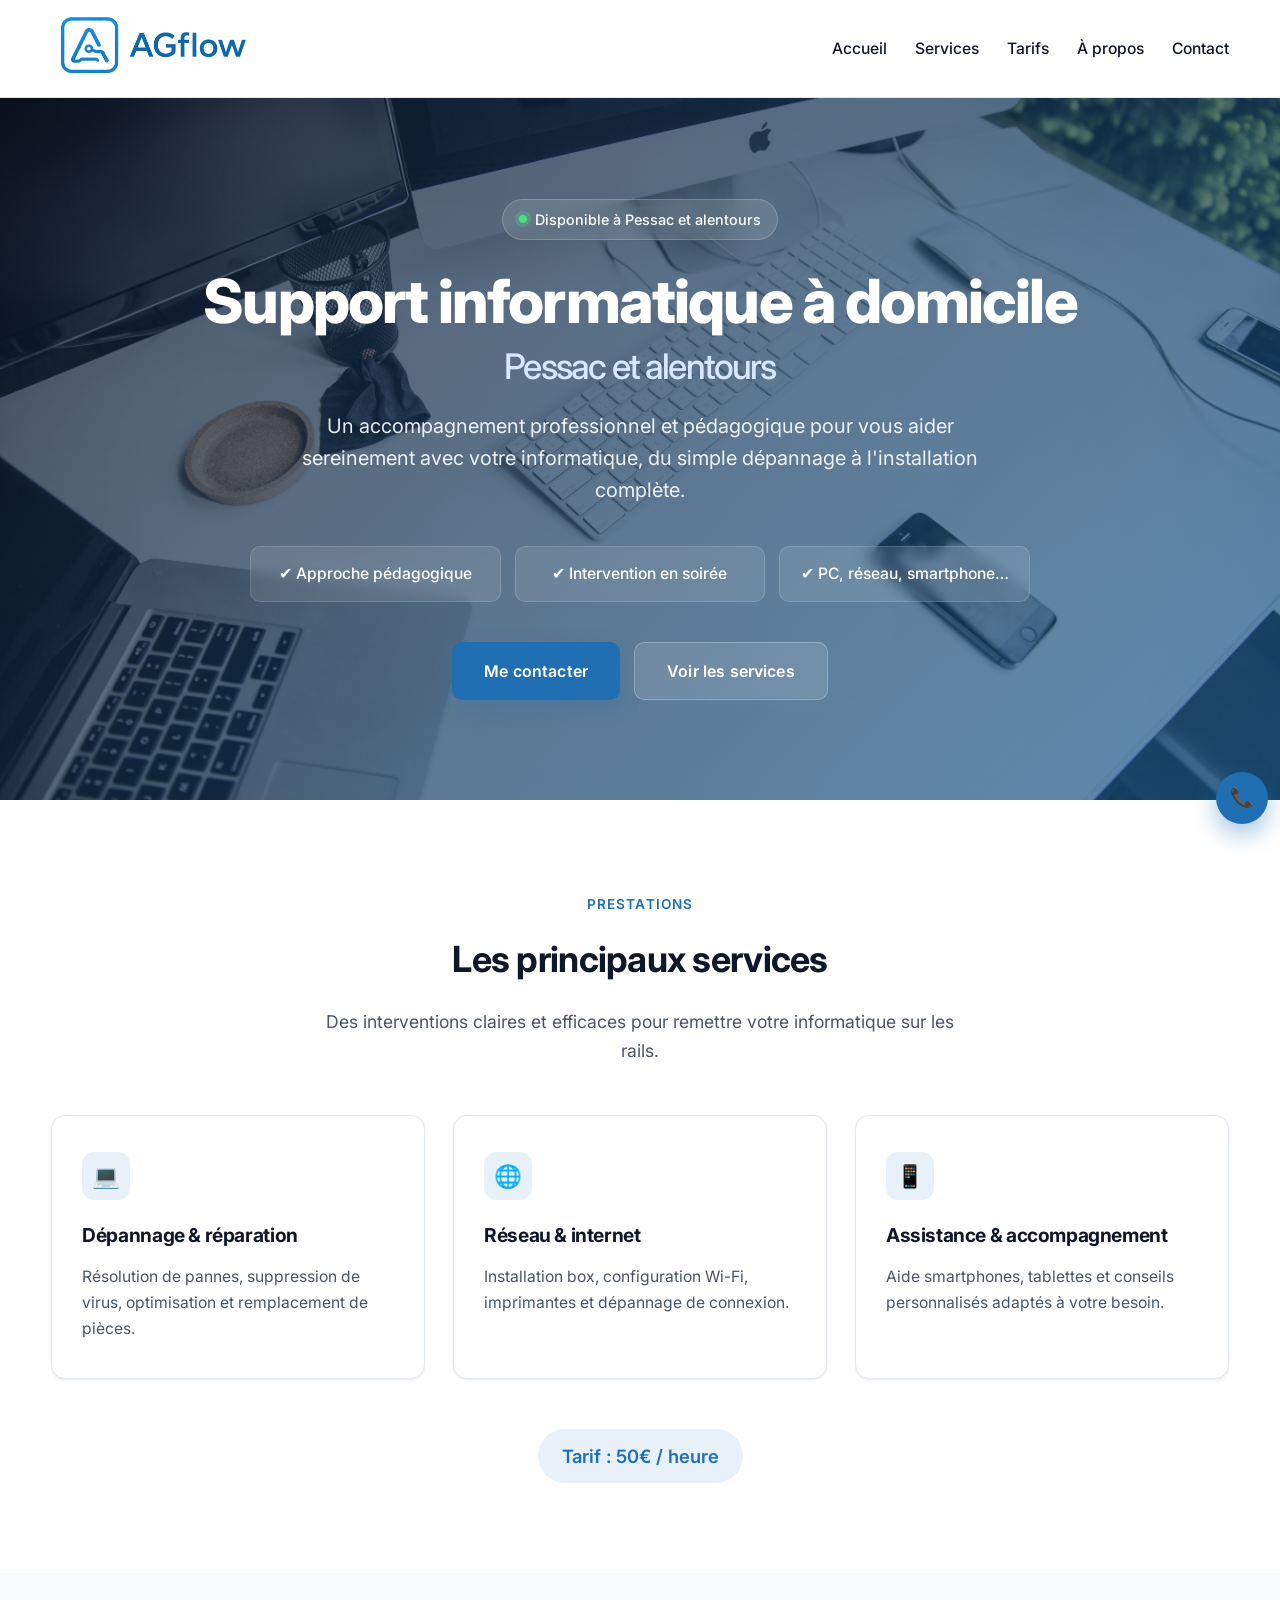
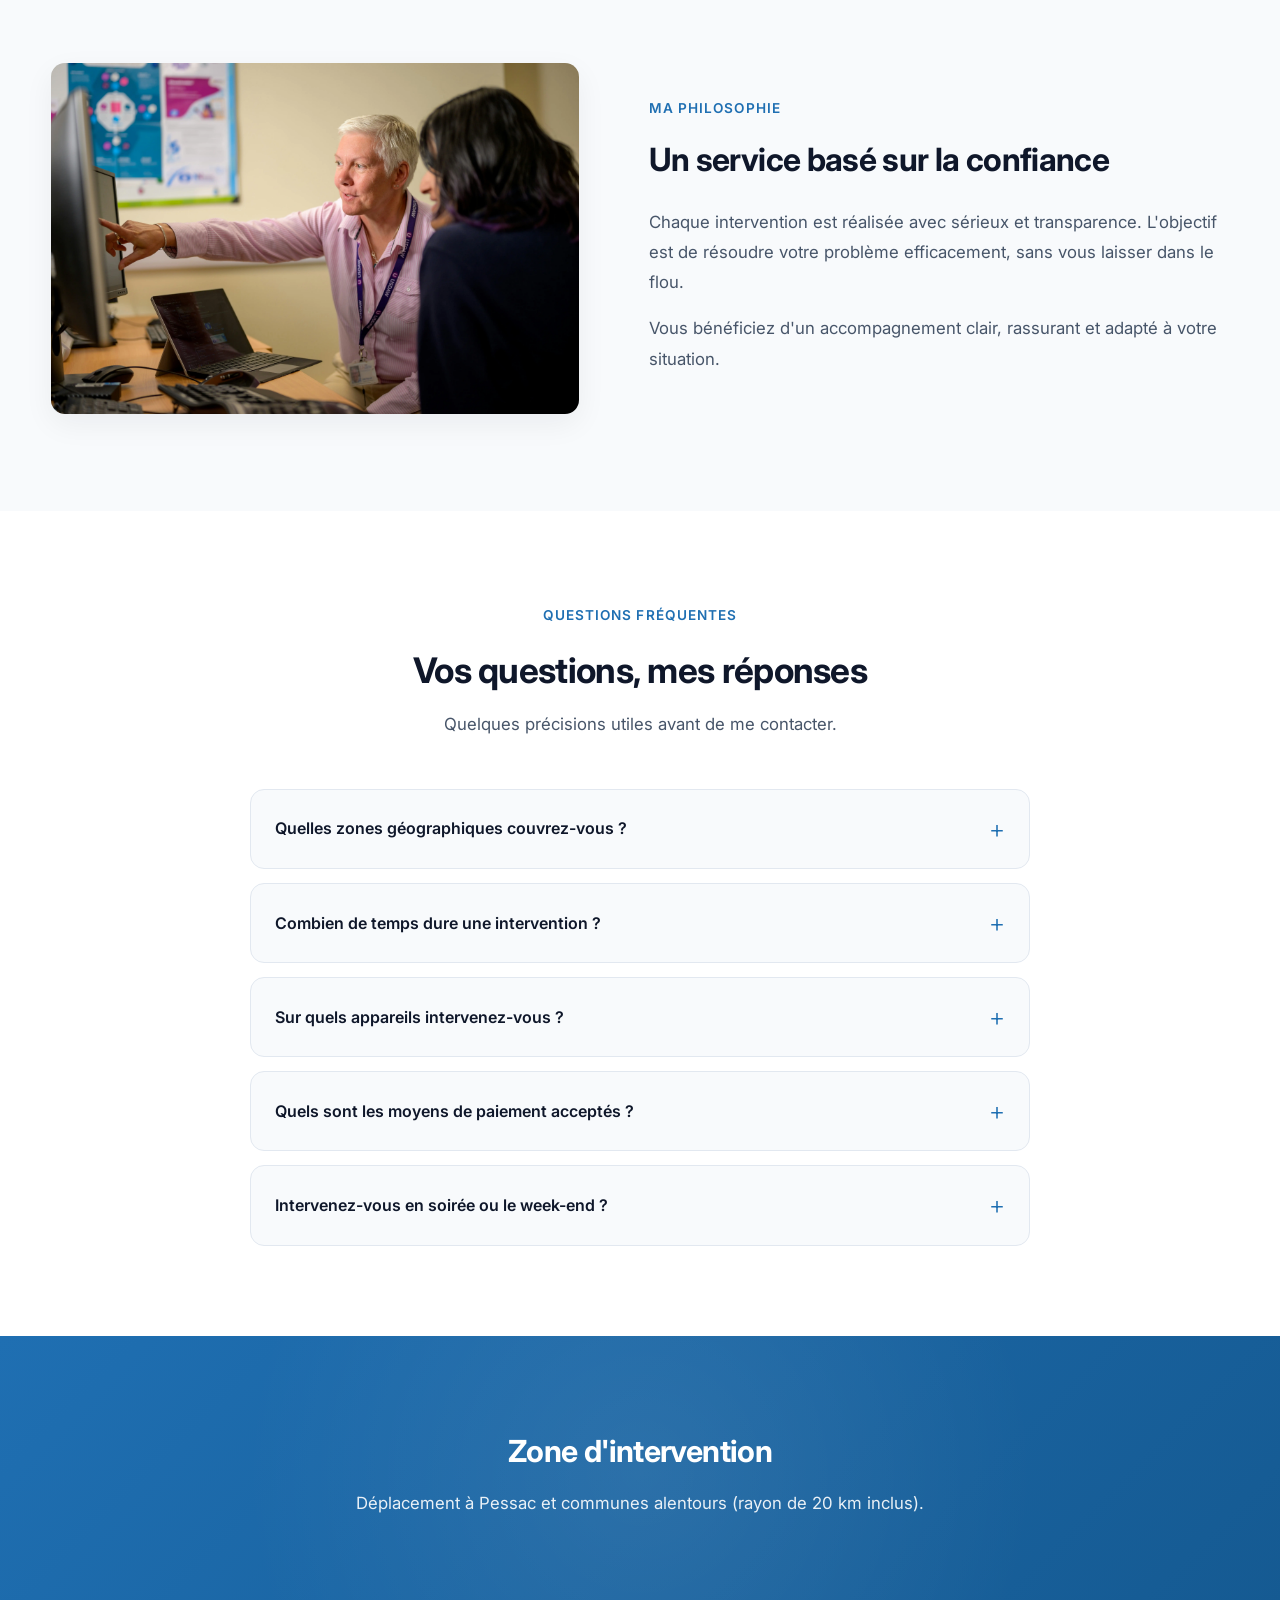
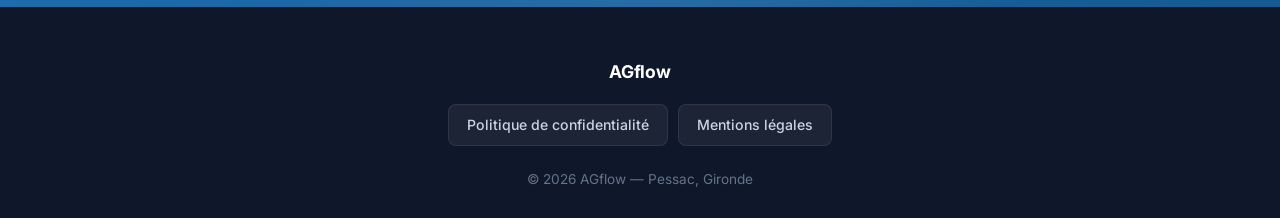
<file: index.html>
<!DOCTYPE html>
<html lang="fr">
<head>
    <meta charset="UTF-8">
    <title>AGflow - Support informatique à domicile à Pessac et alentours</title>
    <meta name="description" content="AGflow : dépannage et assistance informatique à domicile à Pessac (Gironde) et alentours. Réparation PC, Wi-Fi, smartphones. Tarif : 50€/h. Devis rapide.">
    <meta name="keywords" content="dépannage informatique Pessac, assistance informatique domicile, réparation PC Pessac, informatique Gironde, AGflow, technicien informatique Pessac">
    <meta name="author" content="AGflow">
    <meta name="viewport" content="width=device-width, initial-scale=1.0">
    <meta name="theme-color" content="#1f6fb2">

    <!-- Open Graph / Facebook -->
    <meta property="og:type" content="website">
    <meta property="og:title" content="AGflow - Support informatique à Pessac">
    <meta property="og:description" content="Dépannage et assistance informatique à domicile à Pessac. Un accompagnement pédagogique, clair et fiable.">
    <meta property="og:image" content="images/logo.png">
    <meta property="og:url" content="https://agflow.fr/">
    <meta property="og:locale" content="fr_FR">

    <link rel="canonical" href="https://agflow.fr/">

    <!-- Twitter -->
    <meta name="twitter:card" content="summary_large_image">
    <meta name="twitter:title" content="AGflow - Support informatique à Pessac">
    <meta name="twitter:description" content="Dépannage et assistance informatique à domicile à Pessac et alentours.">

    <link rel="canonical" href="https://agflow.fr/">
    <link rel="preconnect" href="https://fonts.googleapis.com">
    <link rel="preconnect" href="https://fonts.gstatic.com" crossorigin>
    <link href="https://fonts.googleapis.com/css2?family=Inter:wght@400;500;600;700;800&display=swap" rel="stylesheet">

    <link rel="stylesheet" href="css/style.css">
    <link rel="icon" href="favicon_centered.ico" type="image/x-icon">

    <!-- JSON-LD LocalBusiness -->
    <script type="application/ld+json">
    {
      "@context": "https://schema.org",
      "@type": "LocalBusiness",
      "name": "AGflow",
      "description": "Support informatique à domicile à Pessac et alentours. Dépannage PC, réseau, smartphones.",
      "image": "images/logo.png",
      "url": "https://agflow.fr",
      "telephone": "+33752022931",
      "email": "contact@agflow.fr",
      "priceRange": "€€",
      "address": {
        "@type": "PostalAddress",
        "addressLocality": "Pessac",
        "postalCode": "33600",
        "addressRegion": "Gironde",
        "addressCountry": "FR"
      },
      "geo": {
        "@type": "GeoCoordinates",
        "latitude": 44.800424,
        "longitude": -0.619991
      },
      "areaServed": "Pessac et alentours",
      "openingHoursSpecification": [
        {
          "@type": "OpeningHoursSpecification",
          "dayOfWeek": ["Monday","Tuesday","Wednesday","Thursday","Friday"],
          "opens": "09:00",
          "closes": "19:00"
        },
        {
          "@type": "OpeningHoursSpecification",
          "dayOfWeek": "Saturday",
          "opens": "10:00",
          "closes": "16:00"
        }
      ]
    }
    </script>

    <!-- FAQ Schema -->
    <script type="application/ld+json">
    {
      "@context": "https://schema.org",
      "@type": "FAQPage",
      "mainEntity": [
        {
          "@type": "Question",
          "name": "Quelles zones géographiques couvrez-vous ?",
          "acceptedAnswer": {
            "@type": "Answer",
            "text": "J'interviens principalement à Pessac et dans les communes alentours (Mérignac, Talence, Gradignan, Bordeaux sud…). Un forfait déplacement minime s'applique au-delà de 20 km."
          }
        },
        {
          "@type": "Question",
          "name": "Combien de temps dure une intervention ?",
          "acceptedAnswer": {
            "@type": "Answer",
            "text": "La plupart des interventions simples (installation, configuration Wi-Fi, optimisation) prennent entre 30 minutes et 1h30. Les cas plus complexes sont évalués ensemble avant tout engagement."
          }
        },
        {
          "@type": "Question",
          "name": "Sur quels appareils intervenez-vous ?",
          "acceptedAnswer": {
            "@type": "Answer",
            "text": "PC fixes et portables (Windows, Linux, macOS), tablettes, smartphones, box internet, imprimantes, objets connectés."
          }
        },
        {
          "@type": "Question",
          "name": "Quels sont les moyens de paiement acceptés ?",
          "acceptedAnswer": {
            "@type": "Answer",
            "text": "Paiement par espèces et carte bancaire."
          }
        },
        {
          "@type": "Question",
          "name": "Intervenez-vous en soirée ou le week-end ?",
          "acceptedAnswer": {
            "@type": "Answer",
            "text": "Oui, des interventions en soirée et le samedi sont possibles selon disponibilité. N'hésitez pas à me contacter pour trouver un créneau adapté."
          }
        }
      ]
    }
    </script>
</head>
<body>

<header>
    <div class="container">
        <a href="index.html" aria-label="Accueil AGflow">
            <img src="images/logo.png" alt="Logo AGflow" class="logo">
        </a>
        <button class="nav-toggle" aria-label="Menu" aria-expanded="false">
            <span></span><span></span><span></span>
        </button>
        <nav>
            <a href="index.html">Accueil</a>
            <a href="services.html">Services</a>
            <a href="tarifs.html">Tarifs</a>
            <a href="a-propos.html">À propos</a>
            <a href="contact.html">Contact</a>
        </nav>
    </div>
</header>

<main>

<section class="hero-home">
    <div class="container hero-content">
        <span class="hero-badge">
            <span class="dot"></span>
            Disponible à Pessac et alentours
        </span>
        <div class="hero-text">
            <h1>
                Support informatique à domicile
                <span class="hero-location">Pessac et alentours</span>
            </h1>

            <p>
                Un accompagnement professionnel et pédagogique pour vous aider sereinement
                avec votre informatique, du simple dépannage à l'installation complète.
            </p>

            <div class="hero-points">
                <span>✔ Approche pédagogique</span>
                <span>✔ Intervention en soirée</span>
                <span>✔ PC, réseau, smartphone…</span>
            </div>

            <div class="hero-cta-group">
                <a href="contact.html" class="btn">Me contacter</a>
                <a href="services.html" class="btn btn-secondary">Voir les services</a>
            </div>
        </div>
    </div>
</section>

<section class="home-services">
    <div class="container">
        <span class="section-eyebrow">Prestations</span>
        <h2>Les principaux services</h2>
        <p class="section-lead">Des interventions claires et efficaces pour remettre votre informatique sur les rails.</p>

        <div class="cards">
            <div class="card reveal-up">
                <div class="card-icon">💻</div>
                <h3>Dépannage & réparation</h3>
                <p>Résolution de pannes, suppression de virus, optimisation et remplacement de pièces.</p>
            </div>

            <div class="card reveal-up">
                <div class="card-icon">🌐</div>
                <h3>Réseau & internet</h3>
                <p>Installation box, configuration Wi-Fi, imprimantes et dépannage de connexion.</p>
            </div>

            <div class="card reveal-up">
                <div class="card-icon">📱</div>
                <h3>Assistance & accompagnement</h3>
                <p>Aide smartphones, tablettes et conseils personnalisés adaptés à votre besoin.</p>
            </div>
        </div>

        <p class="tarif-home">Tarif : 50€ / heure</p>
    </div>
</section>

<section class="home-pedagogie">
    <div class="container pedagogie-content">

        <div class="pedagogie-image reveal-left">
            <img src="images/explication.webp" alt="Accompagnement informatique pédagogique à Pessac">
        </div>

        <div class="pedagogie-text reveal-right">
            <span class="section-eyebrow">Ma philosophie</span>
            <h2>Un service basé sur la confiance</h2>

            <p>
                Chaque intervention est réalisée avec sérieux et transparence.
                L'objectif est de résoudre votre problème efficacement,
                sans vous laisser dans le flou.
            </p>

            <p>
                Vous bénéficiez d'un accompagnement clair,
                rassurant et adapté à votre situation.
            </p>
        </div>

    </div>
</section>

<!-- FAQ -->
<section class="faq-section">
    <div class="container">
        <div class="faq-header">
            <span class="section-eyebrow">Questions fréquentes</span>
            <h2>Vos questions, mes réponses</h2>
            <p>Quelques précisions utiles avant de me contacter.</p>
        </div>

        <div class="faq-list">
            <details class="faq-item">
                <summary>Quelles zones géographiques couvrez-vous ?</summary>
                <div class="faq-answer">
                    J'interviens principalement à Pessac et dans les communes alentours
                    (Mérignac, Talence, Gradignan, Bordeaux sud…). Un forfait déplacement
                    minime s'applique au-delà de 20 km.
                </div>
            </details>

            <details class="faq-item">
                <summary>Combien de temps dure une intervention ?</summary>
                <div class="faq-answer">
                    La plupart des interventions simples (installation, configuration Wi-Fi,
                    optimisation) prennent entre 30 minutes et 1h30. Les cas plus complexes
                    sont évalués ensemble avant tout engagement.
                </div>
            </details>

            <details class="faq-item">
                <summary>Sur quels appareils intervenez-vous ?</summary>
                <div class="faq-answer">
                    PC fixes et portables (Windows, Linux, macOS), tablettes, smartphones,
                    box internet, imprimantes, objets connectés. Si vous avez un doute,
                    contactez-moi : on en discute.
                </div>
            </details>

            <details class="faq-item">
                <summary>Quels sont les moyens de paiement acceptés ?</summary>
                <div class="faq-answer">
                    Paiement par espèces et carte bancaire.
                </div>
            </details>

            <details class="faq-item">
                <summary>Intervenez-vous en soirée ou le week-end ?</summary>
                <div class="faq-answer">
                    Oui, des interventions en soirée et le samedi sont possibles selon
                    disponibilité. N'hésitez pas à me contacter pour trouver un créneau adapté.
                </div>
            </details>
        </div>
    </div>
</section>

<section class="home-zone">
    <div class="container">
        <h2>Zone d'intervention</h2>
        <p>Déplacement à Pessac et communes alentours (rayon de 20 km inclus).</p>
    </div>
</section>

</main>

<footer class="site-footer">
    <div class="footer-inner">
        <div class="footer-brand">AGflow</div>
        <div class="footer-links">
            <a class="footer-btn" href="politique-confidentialite.html">Politique de confidentialité</a>
            <a class="footer-btn" href="mentions-legales.html">Mentions légales</a>
        </div>
        <p class="footer-copy">© <span class="footer-year">2026</span> AGflow — Pessac, Gironde</p>
    </div>
</footer>

<!-- Boutons flottants -->
<div class="float-actions">
    <a href="tel:0752022931" class="float-btn" aria-label="Appeler AGflow" title="Appeler">📞</a>
    <button class="float-btn back-to-top" aria-label="Retour en haut" title="Haut de page">↑</button>
</div>

<script src="assets/main.js" defer></script>

</body>
</html>
</file>
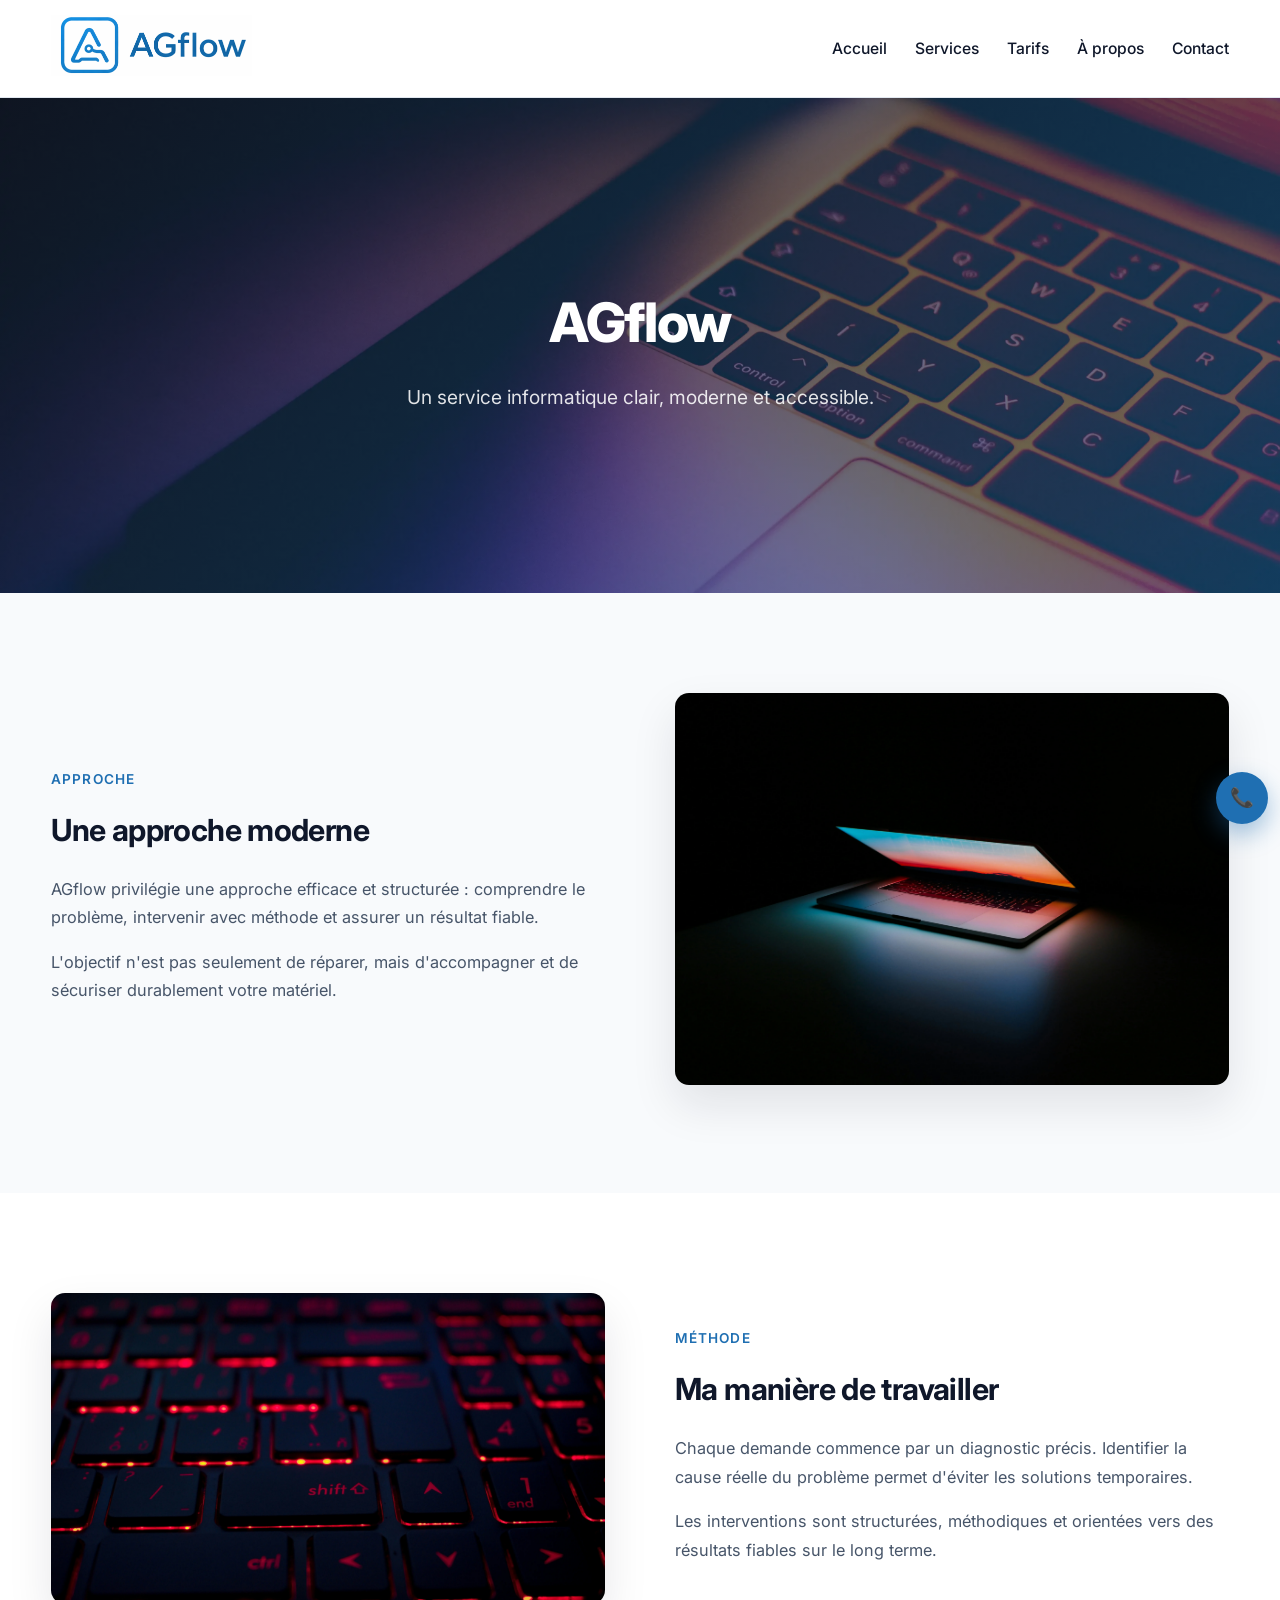
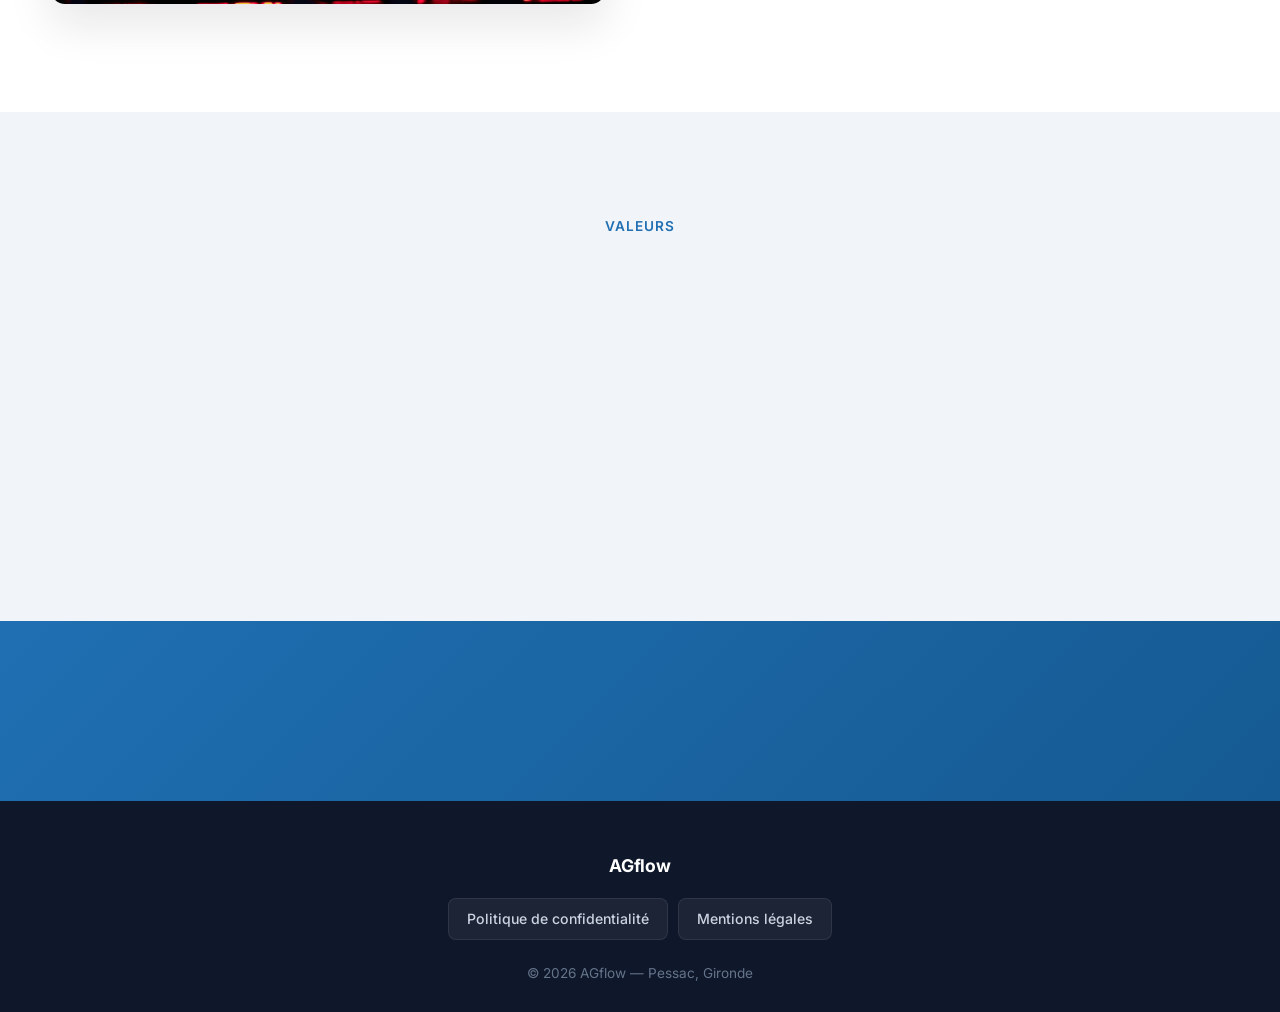
<file: a-propos.html>
<!DOCTYPE html>
<html lang="fr">
<head>
    <meta charset="UTF-8">
    <title>À propos - AGflow, technicien informatique à Pessac</title>
    <meta name="description" content="Découvrez AGflow : une approche moderne, rigoureuse et humaine du support informatique à domicile à Pessac et alentours.">
    <meta name="keywords" content="technicien informatique Pessac, AGflow à propos, assistance informatique Gironde, approche pédagogique">
    <meta name="viewport" content="width=device-width, initial-scale=1.0">
    <meta name="theme-color" content="#1f6fb2">

    <meta property="og:type" content="website">
    <meta property="og:title" content="À propos - AGflow">
    <meta property="og:description" content="Un service informatique clair, moderne et accessible à Pessac.">
    <meta property="og:image" content="images/logo.png">
    <meta property="og:url" content="https://agflow.fr/a-propos">
    <meta property="og:locale" content="fr_FR">

    <link rel="canonical" href="https://agflow.fr/a-propos">
    <link rel="preconnect" href="https://fonts.googleapis.com">
    <link rel="preconnect" href="https://fonts.gstatic.com" crossorigin>
    <link href="https://fonts.googleapis.com/css2?family=Inter:wght@400;500;600;700;800&display=swap" rel="stylesheet">

    <link rel="stylesheet" href="css/style.css">
    <link rel="icon" href="favicon_centered.ico" type="image/x-icon">
</head>
<body>

<header>
    <div class="container">
        <a href="index.html" aria-label="Accueil AGflow">
            <img src="images/logo.png" alt="Logo AGflow" class="logo">
        </a>
        <button class="nav-toggle" aria-label="Menu" aria-expanded="false">
            <span></span><span></span><span></span>
        </button>
        <nav>
            <a href="index.html">Accueil</a>
            <a href="services.html">Services</a>
            <a href="tarifs.html">Tarifs</a>
            <a href="a-propos.html">À propos</a>
            <a href="contact.html">Contact</a>
        </nav>
    </div>
</header>

<main>

<!-- HERO -->
<section class="about-hero">
    <div class="about-hero-content">
        <h1>AGflow</h1>
        <p>Un service informatique clair, moderne et accessible.</p>
    </div>
</section>

<!-- QUI SUIS-JE -->
<section class="about-section about-soft">
    <div class="container">
        <div class="about-grid">
            <div class="about-text reveal-left">
                <span class="section-eyebrow">Approche</span>
                <h2>Une approche moderne</h2>
                <p>
                    AGflow privilégie une approche efficace et structurée :
                    comprendre le problème, intervenir avec méthode
                    et assurer un résultat fiable.
                </p>
                <p>
                    L'objectif n'est pas seulement de réparer, mais d'accompagner et de sécuriser
                    durablement votre matériel.
                </p>
            </div>
            <div class="about-image reveal-right">
                <img src="images/portable2.webp" alt="Ordinateur portable moderne sur un bureau">
            </div>
        </div>
    </div>
</section>

<!-- PARCOURS -->
<section class="about-section about-light">
    <div class="container">
        <div class="about-grid reverse">
            <div class="about-text reveal-right">
                <span class="section-eyebrow">Méthode</span>
                <h2>Ma manière de travailler</h2>
                <p>
                    Chaque demande commence par un diagnostic précis.
                    Identifier la cause réelle du problème permet d'éviter les solutions temporaires.
                </p>
                <p>
                    Les interventions sont structurées, méthodiques et orientées vers
                    des résultats fiables sur le long terme.
                </p>
            </div>
            <div class="about-image reveal-left">
                <img src="images/clavier.webp" alt="Clavier d'ordinateur rétroéclairé">
            </div>
        </div>
    </div>
</section>

<!-- VALEURS -->
<section class="about-values">
    <div class="container">
        <span class="section-eyebrow">Valeurs</span>
        <h2 class="reveal-up">Un engagement clair</h2>

        <div class="values-grid">
            <div class="value-card reveal-up">
                <h3>🤝 Proximité</h3>
                <p>Un accompagnement clair et humain, sans jargon inutile.</p>
            </div>

            <div class="value-card reveal-up">
                <h3>🎯 Rigueur</h3>
                <p>Des interventions méthodiques et structurées pour des résultats durables.</p>
            </div>

            <div class="value-card reveal-up">
                <h3>📈 Évolution</h3>
                <p>Une volonté constante d'améliorer mes compétences et pratiques.</p>
            </div>
        </div>
    </div>
</section>

</main>

<section class="about-cta">
    <div class="container">
        <div class="reveal-up" style="text-align:center; max-width:780px; margin:0 auto;">
            <p style="font-size:1.15rem; color:#fff; margin-bottom:24px;">
                Je m'appelle Hugo, j'ai 20 ans et je vis à Pessac.
                En alternance dans le domaine informatique, j'ai créé AGflow pour proposer
                un service de proximité, sérieux et accessible aux particuliers de la région.
            </p>
            <a href="contact.html" class="btn">Me contacter</a>
        </div>
    </div>
</section>

<footer class="site-footer">
    <div class="footer-inner">
        <div class="footer-brand">AGflow</div>
        <div class="footer-links">
            <a class="footer-btn" href="politique-confidentialite.html">Politique de confidentialité</a>
            <a class="footer-btn" href="mentions-legales.html">Mentions légales</a>
        </div>
        <p class="footer-copy">© <span class="footer-year">2026</span> AGflow — Pessac, Gironde</p>
    </div>
</footer>

<div class="float-actions">
    <a href="tel:0752022931" class="float-btn" aria-label="Appeler AGflow" title="Appeler">📞</a>
    <button class="float-btn back-to-top" aria-label="Retour en haut" title="Haut de page">↑</button>
</div>

<script src="assets/main.js" defer></script>

</body>
</html>
</file>
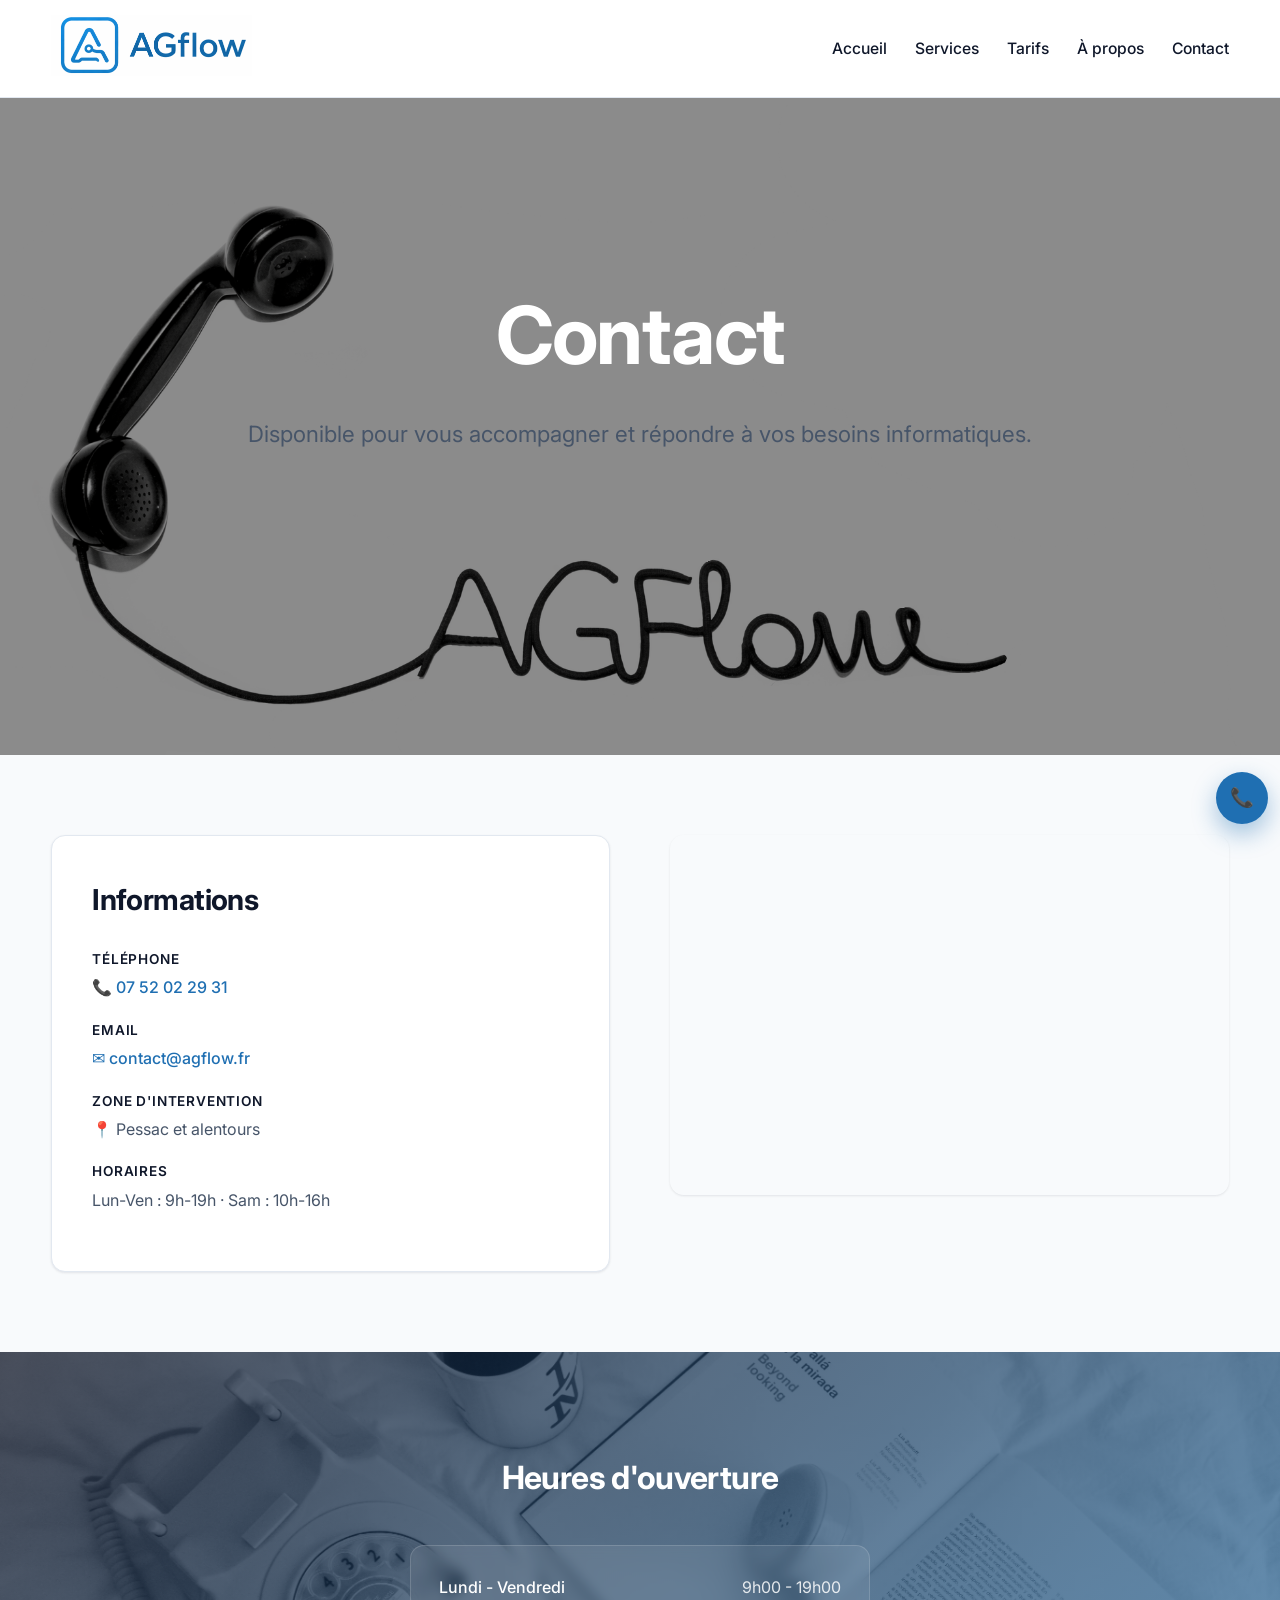
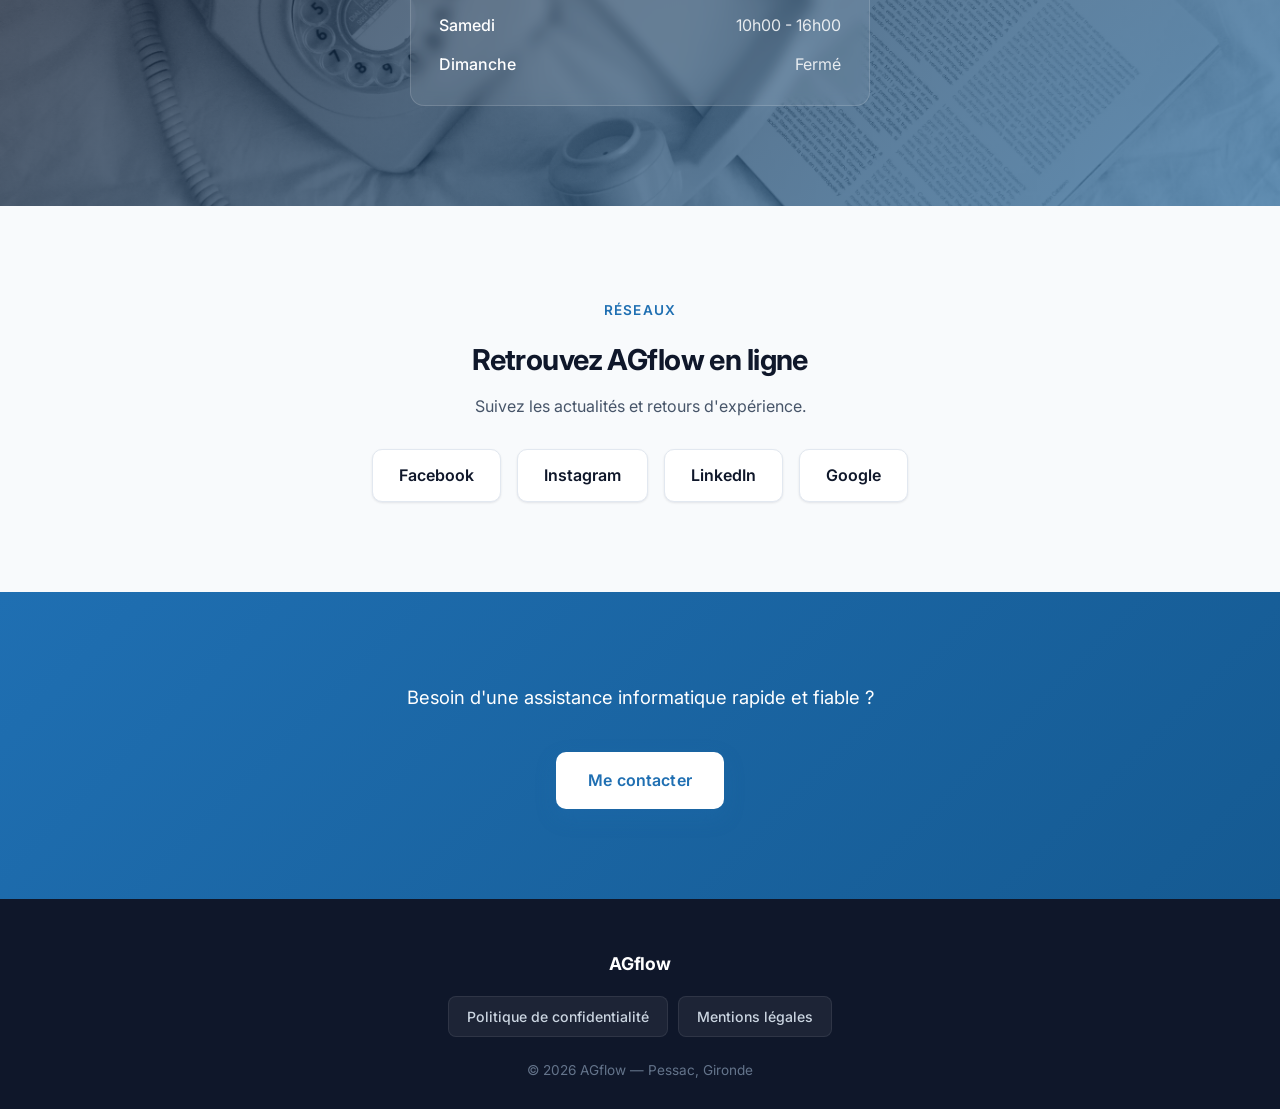
<file: contact.html>
<!DOCTYPE html>
<html lang="fr">
<head>
    <meta charset="UTF-8">
    <title>Contact - AGflow, assistance informatique à Pessac</title>
    <meta name="description" content="Contactez AGflow pour toute demande d'assistance informatique à domicile à Pessac et alentours. Téléphone, email ou formulaire.">
    <meta name="keywords" content="contact AGflow, dépannage informatique Pessac, devis informatique, assistance rapide">
    <meta name="viewport" content="width=device-width, initial-scale=1.0">
    <meta name="theme-color" content="#1f6fb2">

    <meta property="og:type" content="website">
    <meta property="og:title" content="Contact - AGflow">
    <meta property="og:description" content="Disponible pour vous accompagner et répondre à vos besoins informatiques.">
    <meta property="og:image" content="images/logo.png">
    <meta property="og:url" content="https://agflow.fr/contact">
    <meta property="og:locale" content="fr_FR">

    <link rel="canonical" href="https://agflow.fr/contact">
    <link rel="preconnect" href="https://fonts.googleapis.com">
    <link rel="preconnect" href="https://fonts.gstatic.com" crossorigin>
    <link href="https://fonts.googleapis.com/css2?family=Inter:wght@400;500;600;700;800&display=swap" rel="stylesheet">

    <link rel="stylesheet" href="css/style.css">
    <link rel="icon" href="favicon_centered.ico" type="image/x-icon">
</head>
<body>

<header>
    <div class="container">
        <a href="index.html" aria-label="Accueil AGflow">
            <img src="images/logo.png" alt="Logo AGflow" class="logo">
        </a>
        <button class="nav-toggle" aria-label="Menu" aria-expanded="false">
            <span></span><span></span><span></span>
        </button>
        <nav>
            <a href="index.html">Accueil</a>
            <a href="services.html">Services</a>
            <a href="tarifs.html">Tarifs</a>
            <a href="a-propos.html">À propos</a>
            <a href="contact.html">Contact</a>
        </nav>
    </div>
</header>

<main>

<!-- HERO -->
<section class="contact-hero">
    <img src="images/contact.png" alt="Contact AGflow" class="contact-hero-img">
    <div class="contact-hero-overlay"></div>

    <div class="contact-hero-content">
        <h1>Contact</h1>
        <p>Disponible pour vous accompagner et répondre à vos besoins informatiques.</p>
    </div>
</section>

<!-- INFOS + CARTE -->
<section class="contact-section" id="contact-infos">
    <div class="container contact-grid">

        <div class="contact-info reveal-left">
            <h2>Informations</h2>

            <p><strong>Téléphone</strong>
            <a href="tel:0752022931">📞 07 52 02 29 31</a></p>

            <p><strong>Email</strong>
            <a href="mailto:contact@agflow.fr">✉ contact@agflow.fr</a></p>

            <p><strong>Zone d'intervention</strong>
            📍 Pessac et alentours</p>

            <p><strong>Horaires</strong>
            Lun-Ven : 9h-19h · Sam : 10h-16h</p>
        </div>

        <div class="contact-map reveal-right">
            <iframe
                src="https://www.google.com/maps/embed?pb=!1m18!1m12!1m3!1d2831.0375342221846!2d-0.6199907!3d44.800423699999996!2m3!1f0!2f0!3f0!3m2!1i1024!2i768!4f13.1!3m3!1m2!1s0x67f76facb389fad9%3A0x15aa3cbfc06d35bd!2sAGflow!5e0!3m2!1sfr!2sfr!4v1774297598147!5m2!1sfr!2sfr"
                width="100%"
                height="380"
                style="border:0;"
                loading="lazy"
                title="Localisation AGflow à Pessac">
            </iframe>
        </div>

    </div>
</section>

<!-- HORAIRES -->
<section class="contact-hours">
    <div class="container">
        <h2 style="text-align:center;">Heures d'ouverture</h2>
        <div class="hours-grid">
            <div>Lundi - Vendredi</div>
            <div>9h00 - 19h00</div>

            <div>Samedi</div>
            <div>10h00 - 16h00</div>

            <div>Dimanche</div>
            <div>Fermé</div>
        </div>
    </div>
</section>

<!-- RÉSEAUX -->
<section class="contact-social">
    <div class="container">
        <span class="section-eyebrow">Réseaux</span>
        <h2>Retrouvez AGflow en ligne</h2>
        <p>Suivez les actualités et retours d'expérience.</p>

        <div class="social-links">
            <a href="https://www.facebook.com/profile.php?id=61565712055262" target="_blank" rel="noopener">Facebook</a>
            <a href="https://www.instagram.com/agflow33/" target="_blank" rel="noopener">Instagram</a>
            <a href="https://www.linkedin.com/company/agflow33/" target="_blank" rel="noopener">LinkedIn</a>
            <a href="https://maps.app.goo.gl/8KVxbq7V75E6Ukcv5" target="_blank" rel="noopener">Google</a>
        </div>
    </div>
</section>

<!-- CTA FINAL -->
<section class="about-cta">
    <div class="container" style="text-align:center;">
        <p class="cta-text">
            Besoin d'une assistance informatique rapide et fiable ?
        </p>
        <a href="#contact-infos" class="btn">
            Me contacter
        </a>
    </div>
</section>

</main>

<footer class="site-footer">
    <div class="footer-inner">
        <div class="footer-brand">AGflow</div>
        <div class="footer-links">
            <a class="footer-btn" href="politique-confidentialite.html">Politique de confidentialité</a>
            <a class="footer-btn" href="mentions-legales.html">Mentions légales</a>
        </div>
        <p class="footer-copy">© <span class="footer-year">2026</span> AGflow — Pessac, Gironde</p>
    </div>
</footer>

<div class="float-actions">
    <a href="tel:0752022931" class="float-btn" aria-label="Appeler AGflow" title="Appeler">📞</a>
    <button class="float-btn back-to-top" aria-label="Retour en haut" title="Haut de page">↑</button>
</div>

<script src="assets/main.js" defer></script>

</body>
</html>
</file>
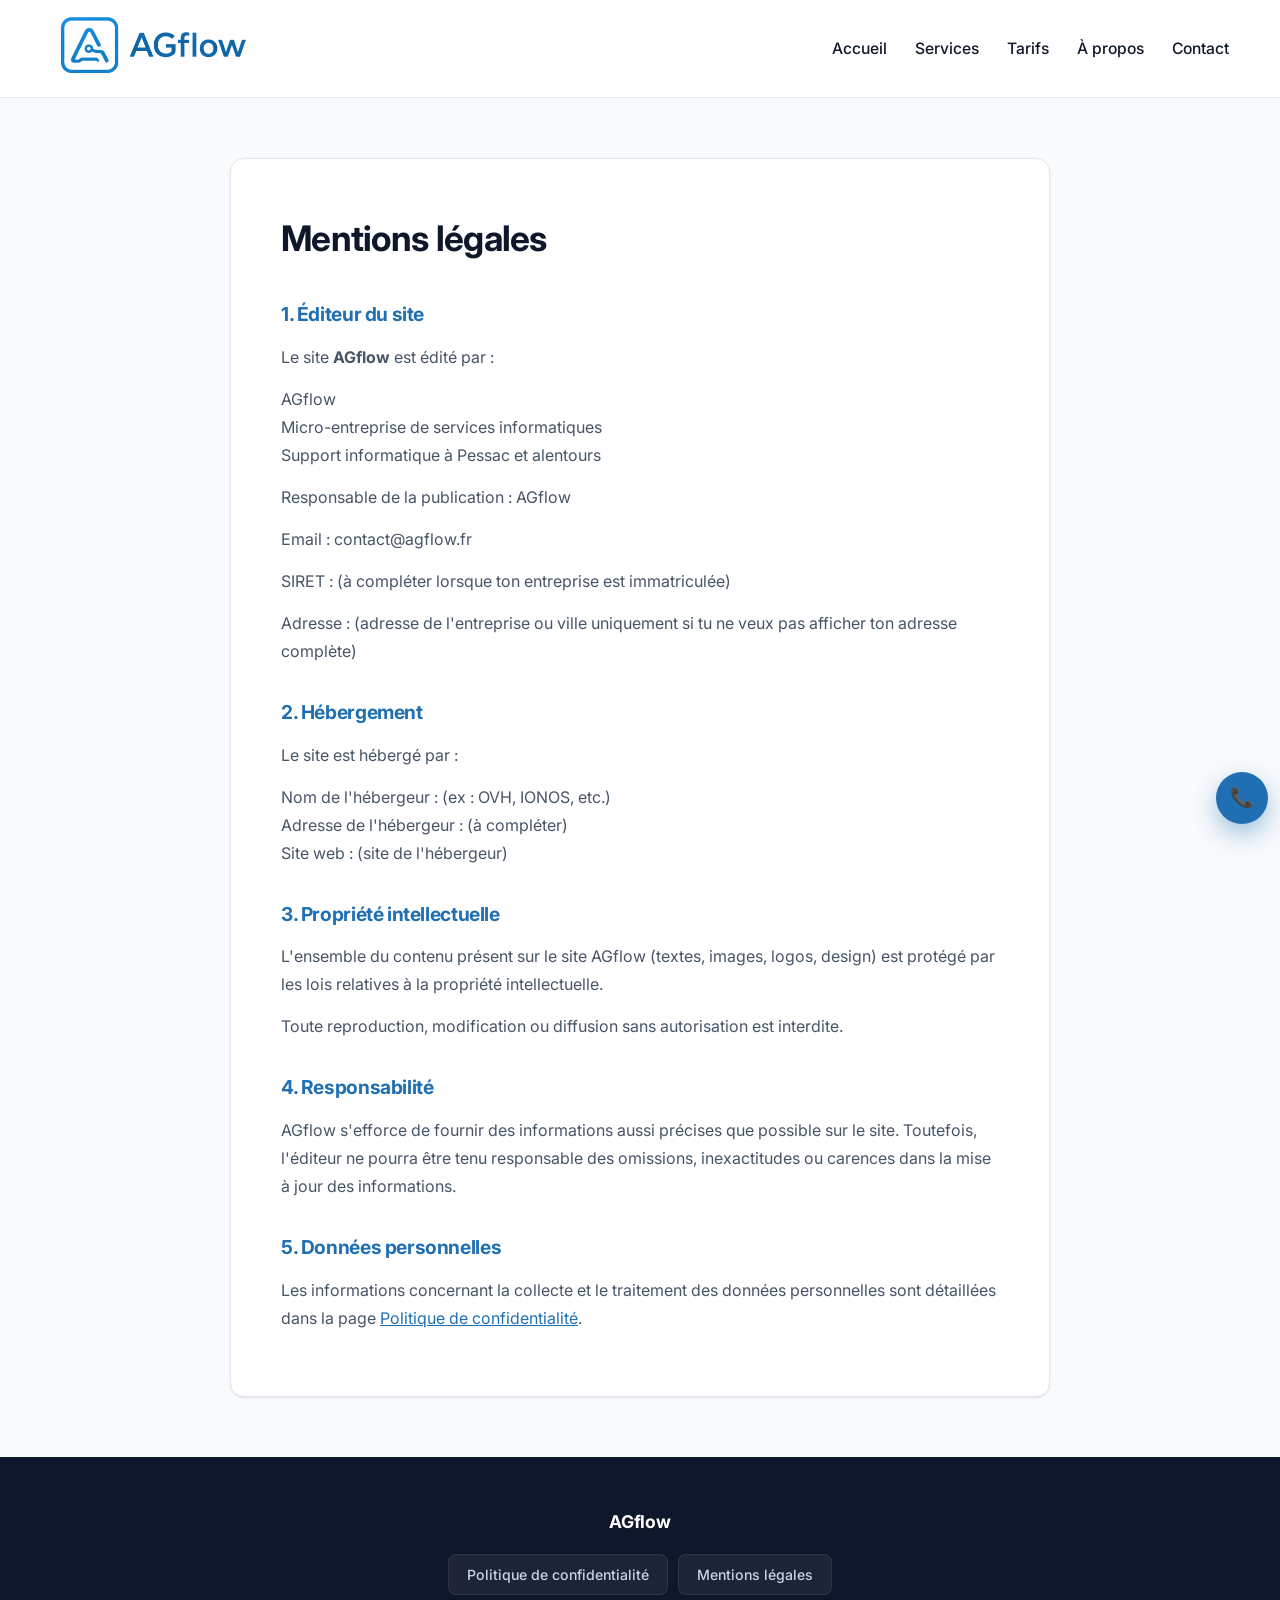
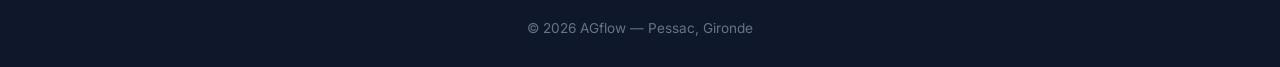
<file: mentions-legales.html>
<!DOCTYPE html>
<html lang="fr">
<head>
    <meta charset="UTF-8">
    <meta name="viewport" content="width=device-width, initial-scale=1.0">
    <title>Mentions légales | AGflow</title>
    <meta name="description" content="Mentions légales du site AGflow - Support informatique à Pessac et alentours.">
    <meta name="theme-color" content="#1f6fb2">

    <link rel="preconnect" href="https://fonts.googleapis.com">
    <link rel="preconnect" href="https://fonts.gstatic.com" crossorigin>
    <link href="https://fonts.googleapis.com/css2?family=Inter:wght@400;500;600;700;800&display=swap" rel="stylesheet">

    <link rel="stylesheet" href="css/style.css">
    <link rel="icon" href="favicon_centered.ico" type="image/x-icon">

    <style>
        .legal-page {
            max-width: 820px;
            margin: 60px auto;
            background: white;
            padding: 50px;
            border-radius: var(--radius);
            border: 1px solid var(--border);
            box-shadow: var(--shadow-sm);
        }
        .legal-page h1 {
            color: var(--dark);
            font-size: 2.2rem;
            margin-bottom: 30px;
            letter-spacing: -0.02em;
        }
        .legal-page h2 {
            color: var(--primary);
            margin-top: 32px;
            margin-bottom: 12px;
            font-size: 1.2rem;
        }
        .legal-page p {
            color: var(--muted);
            margin-bottom: 14px;
            line-height: 1.75;
        }
        @media (max-width: 700px) {
            .legal-page { padding: 28px 22px; margin: 30px auto; }
        }
    </style>
</head>
<body>

<header>
    <div class="container">
        <a href="index.html" aria-label="Accueil AGflow">
            <img src="images/logo.png" alt="Logo AGflow" class="logo">
        </a>
        <button class="nav-toggle" aria-label="Menu" aria-expanded="false">
            <span></span><span></span><span></span>
        </button>
        <nav>
            <a href="index.html">Accueil</a>
            <a href="services.html">Services</a>
            <a href="tarifs.html">Tarifs</a>
            <a href="a-propos.html">À propos</a>
            <a href="contact.html">Contact</a>
        </nav>
    </div>
</header>

<main>
    <div class="container">
        <article class="legal-page">
            <h1>Mentions légales</h1>

            <h2>1. Éditeur du site</h2>
            <p>Le site <strong>AGflow</strong> est édité par :</p>
            <p>
                AGflow<br>
                Micro-entreprise de services informatiques<br>
                Support informatique à Pessac et alentours
            </p>
            <p>Responsable de la publication : AGflow</p>
            <p>Email : contact@agflow.fr</p>
            <p>SIRET : (à compléter lorsque ton entreprise est immatriculée)</p>
            <p>Adresse : (adresse de l'entreprise ou ville uniquement si tu ne veux pas afficher ton adresse complète)</p>

            <h2>2. Hébergement</h2>
            <p>Le site est hébergé par :</p>
            <p>
                Nom de l'hébergeur : (ex : OVH, IONOS, etc.)<br>
                Adresse de l'hébergeur : (à compléter)<br>
                Site web : (site de l'hébergeur)
            </p>

            <h2>3. Propriété intellectuelle</h2>
            <p>L'ensemble du contenu présent sur le site AGflow (textes, images, logos, design) est protégé par les lois relatives à la propriété intellectuelle.</p>
            <p>Toute reproduction, modification ou diffusion sans autorisation est interdite.</p>

            <h2>4. Responsabilité</h2>
            <p>AGflow s'efforce de fournir des informations aussi précises que possible sur le site. Toutefois, l'éditeur ne pourra être tenu responsable des omissions, inexactitudes ou carences dans la mise à jour des informations.</p>

            <h2>5. Données personnelles</h2>
            <p>Les informations concernant la collecte et le traitement des données personnelles sont détaillées dans la page <a href="politique-confidentialite.html">Politique de confidentialité</a>.</p>
        </article>
    </div>
</main>

<footer class="site-footer">
    <div class="footer-inner">
        <div class="footer-brand">AGflow</div>
        <div class="footer-links">
            <a class="footer-btn" href="politique-confidentialite.html">Politique de confidentialité</a>
            <a class="footer-btn" href="mentions-legales.html">Mentions légales</a>
        </div>
        <p class="footer-copy">© <span class="footer-year">2026</span> AGflow — Pessac, Gironde</p>
    </div>
</footer>

<div class="float-actions">
    <a href="tel:0752022931" class="float-btn" aria-label="Appeler AGflow" title="Appeler">📞</a>
    <button class="float-btn back-to-top" aria-label="Retour en haut" title="Haut de page">↑</button>
</div>

<script src="assets/main.js" defer></script>

</body>
</html>
</file>
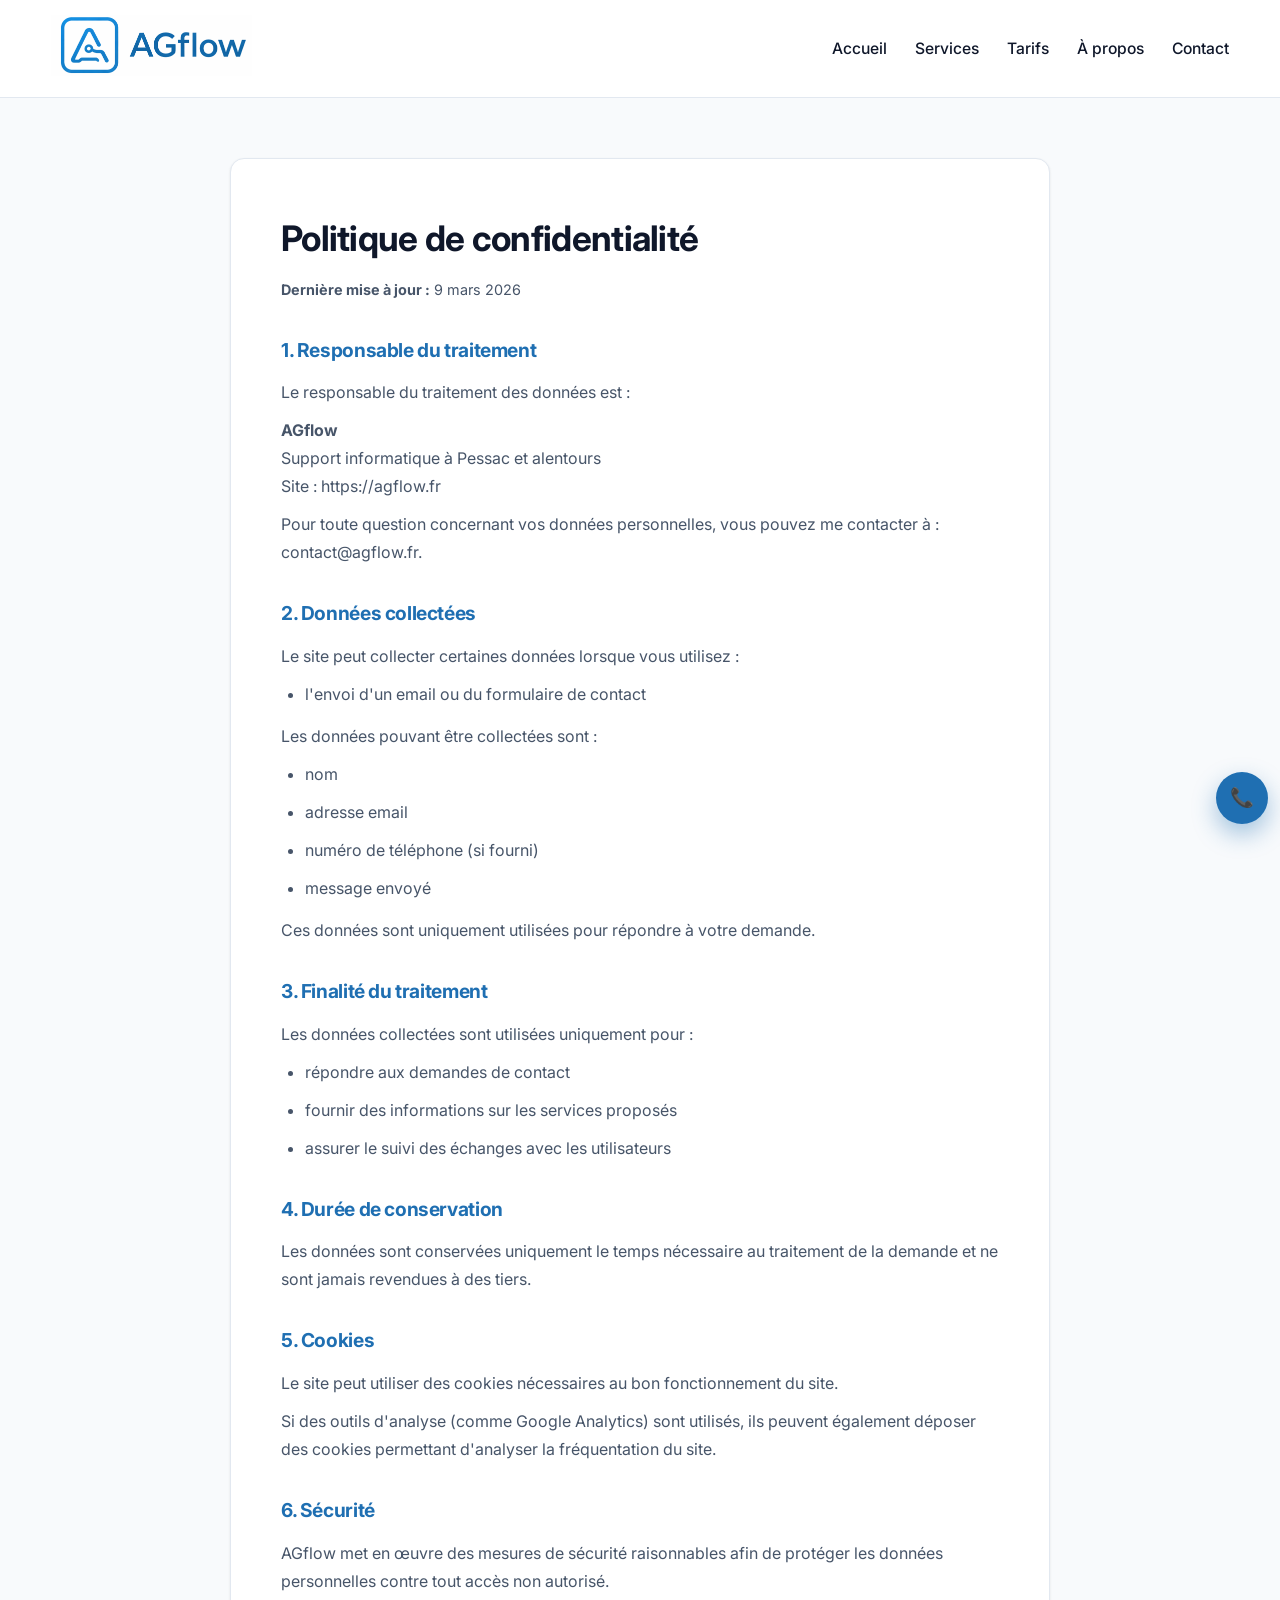
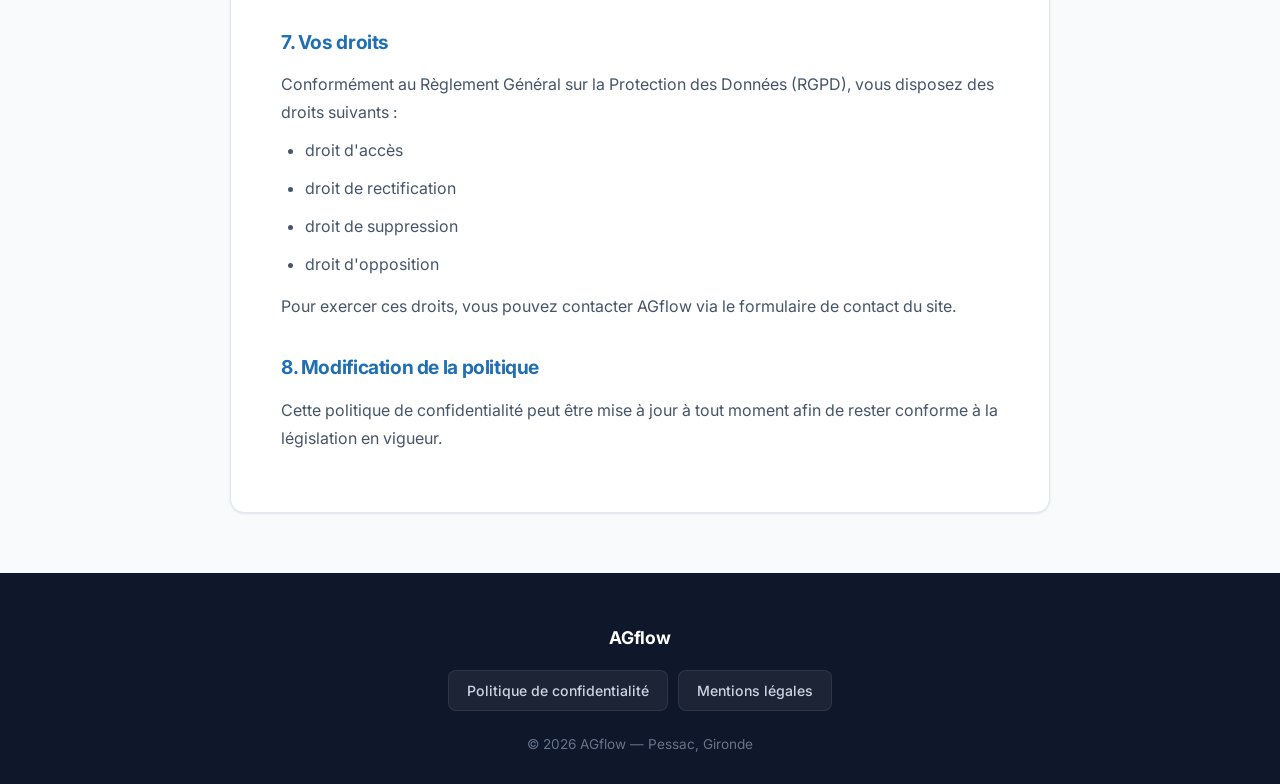
<file: politique-confidentialite.html>
<!DOCTYPE html>
<html lang="fr">
<head>
    <meta charset="UTF-8">
    <meta name="viewport" content="width=device-width, initial-scale=1.0">
    <title>AGflow - Politique de confidentialité</title>
    <meta name="description" content="Politique de confidentialité du site AGflow - Support informatique à Pessac et alentours.">
    <meta name="robots" content="noindex, follow">
    <meta name="theme-color" content="#1f6fb2">

    <link rel="preconnect" href="https://fonts.googleapis.com">
    <link rel="preconnect" href="https://fonts.gstatic.com" crossorigin>
    <link href="https://fonts.googleapis.com/css2?family=Inter:wght@400;500;600;700;800&display=swap" rel="stylesheet">

    <link rel="stylesheet" href="css/style.css">
    <link rel="icon" href="favicon_centered.ico" type="image/x-icon">

    <style>
        .legal-page {
            max-width: 820px;
            margin: 60px auto;
            background: white;
            padding: 50px;
            border-radius: var(--radius);
            border: 1px solid var(--border);
            box-shadow: var(--shadow-sm);
        }
        .legal-page h1 {
            color: var(--dark);
            font-size: 2.2rem;
            margin-bottom: 10px;
            letter-spacing: -0.02em;
        }
        .legal-page h2 {
            color: var(--primary);
            margin-top: 32px;
            margin-bottom: 12px;
            font-size: 1.2rem;
        }
        .legal-page p, .legal-page li {
            color: var(--muted);
            margin-bottom: 10px;
            line-height: 1.75;
        }
        .legal-page ul {
            padding-left: 24px;
            margin-bottom: 14px;
        }
        .legal-page .last-update {
            color: var(--muted);
            font-size: 0.9rem;
            margin-bottom: 30px;
        }
        @media (max-width: 700px) {
            .legal-page { padding: 28px 22px; margin: 30px auto; }
        }
    </style>
</head>
<body>

<header>
    <div class="container">
        <a href="index.html" aria-label="Accueil AGflow">
            <img src="images/logo.png" alt="Logo AGflow" class="logo">
        </a>
        <button class="nav-toggle" aria-label="Menu" aria-expanded="false">
            <span></span><span></span><span></span>
        </button>
        <nav>
            <a href="index.html">Accueil</a>
            <a href="services.html">Services</a>
            <a href="tarifs.html">Tarifs</a>
            <a href="a-propos.html">À propos</a>
            <a href="contact.html">Contact</a>
        </nav>
    </div>
</header>

<main>
    <div class="container">
        <article class="legal-page">
            <h1>Politique de confidentialité</h1>
            <p class="last-update"><strong>Dernière mise à jour :</strong> 9 mars 2026</p>

            <h2>1. Responsable du traitement</h2>
            <p>Le responsable du traitement des données est :</p>
            <p>
                <strong>AGflow</strong><br>
                Support informatique à Pessac et alentours<br>
                Site : https://agflow.fr
            </p>
            <p>Pour toute question concernant vos données personnelles, vous pouvez me contacter à : contact@agflow.fr.</p>

            <h2>2. Données collectées</h2>
            <p>Le site peut collecter certaines données lorsque vous utilisez :</p>
            <ul>
                <li>l'envoi d'un email ou du formulaire de contact</li>
            </ul>
            <p>Les données pouvant être collectées sont :</p>
            <ul>
                <li>nom</li>
                <li>adresse email</li>
                <li>numéro de téléphone (si fourni)</li>
                <li>message envoyé</li>
            </ul>
            <p>Ces données sont uniquement utilisées pour répondre à votre demande.</p>

            <h2>3. Finalité du traitement</h2>
            <p>Les données collectées sont utilisées uniquement pour :</p>
            <ul>
                <li>répondre aux demandes de contact</li>
                <li>fournir des informations sur les services proposés</li>
                <li>assurer le suivi des échanges avec les utilisateurs</li>
            </ul>

            <h2>4. Durée de conservation</h2>
            <p>Les données sont conservées uniquement le temps nécessaire au traitement de la demande et ne sont jamais revendues à des tiers.</p>

            <h2>5. Cookies</h2>
            <p>Le site peut utiliser des cookies nécessaires au bon fonctionnement du site.</p>
            <p>Si des outils d'analyse (comme Google Analytics) sont utilisés, ils peuvent également déposer des cookies permettant d'analyser la fréquentation du site.</p>

            <h2>6. Sécurité</h2>
            <p>AGflow met en œuvre des mesures de sécurité raisonnables afin de protéger les données personnelles contre tout accès non autorisé.</p>

            <h2>7. Vos droits</h2>
            <p>Conformément au Règlement Général sur la Protection des Données (RGPD), vous disposez des droits suivants :</p>
            <ul>
                <li>droit d'accès</li>
                <li>droit de rectification</li>
                <li>droit de suppression</li>
                <li>droit d'opposition</li>
            </ul>
            <p>Pour exercer ces droits, vous pouvez contacter AGflow via le formulaire de contact du site.</p>

            <h2>8. Modification de la politique</h2>
            <p>Cette politique de confidentialité peut être mise à jour à tout moment afin de rester conforme à la législation en vigueur.</p>
        </article>
    </div>
</main>

<footer class="site-footer">
    <div class="footer-inner">
        <div class="footer-brand">AGflow</div>
        <div class="footer-links">
            <a class="footer-btn" href="politique-confidentialite.html">Politique de confidentialité</a>
            <a class="footer-btn" href="mentions-legales.html">Mentions légales</a>
        </div>
        <p class="footer-copy">© <span class="footer-year">2026</span> AGflow — Pessac, Gironde</p>
    </div>
</footer>

<div class="float-actions">
    <a href="tel:0752022931" class="float-btn" aria-label="Appeler AGflow" title="Appeler">📞</a>
    <button class="float-btn back-to-top" aria-label="Retour en haut" title="Haut de page">↑</button>
</div>

<script src="assets/main.js" defer></script>

</body>
</html>
</file>
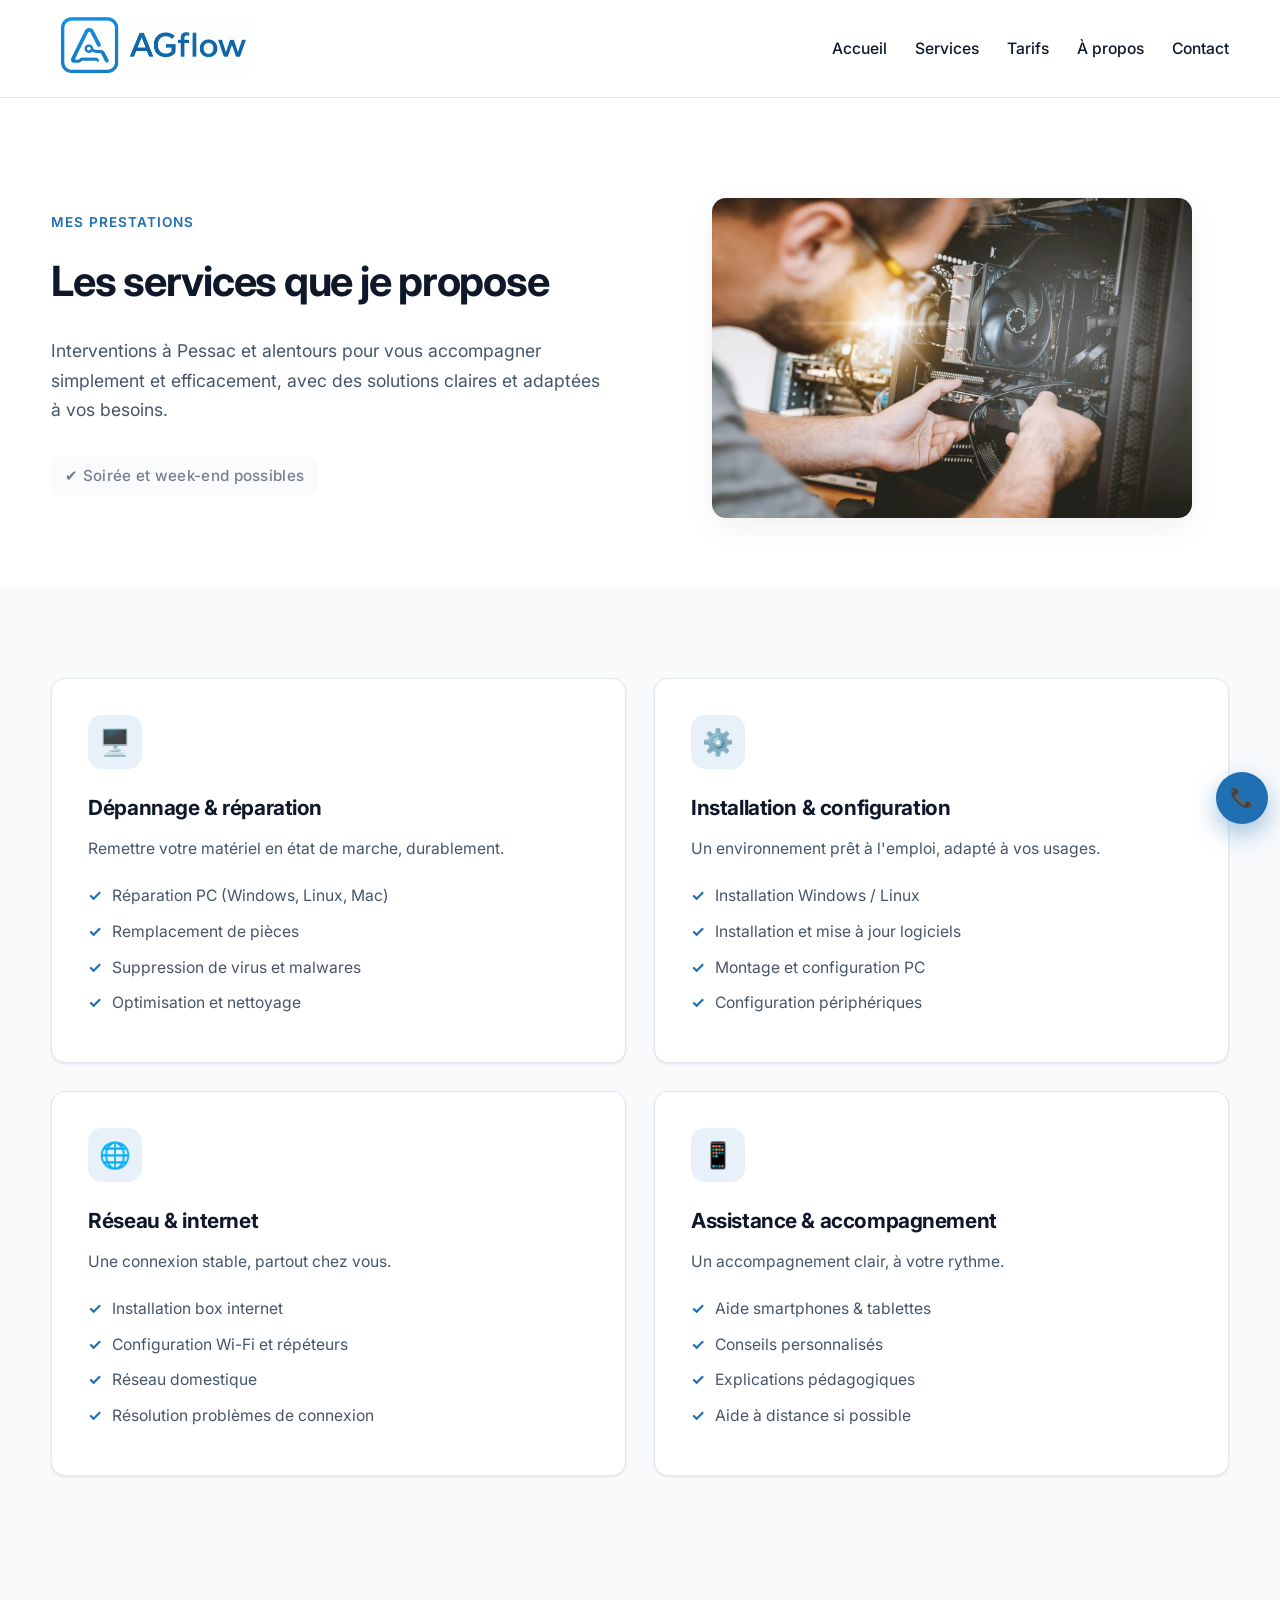
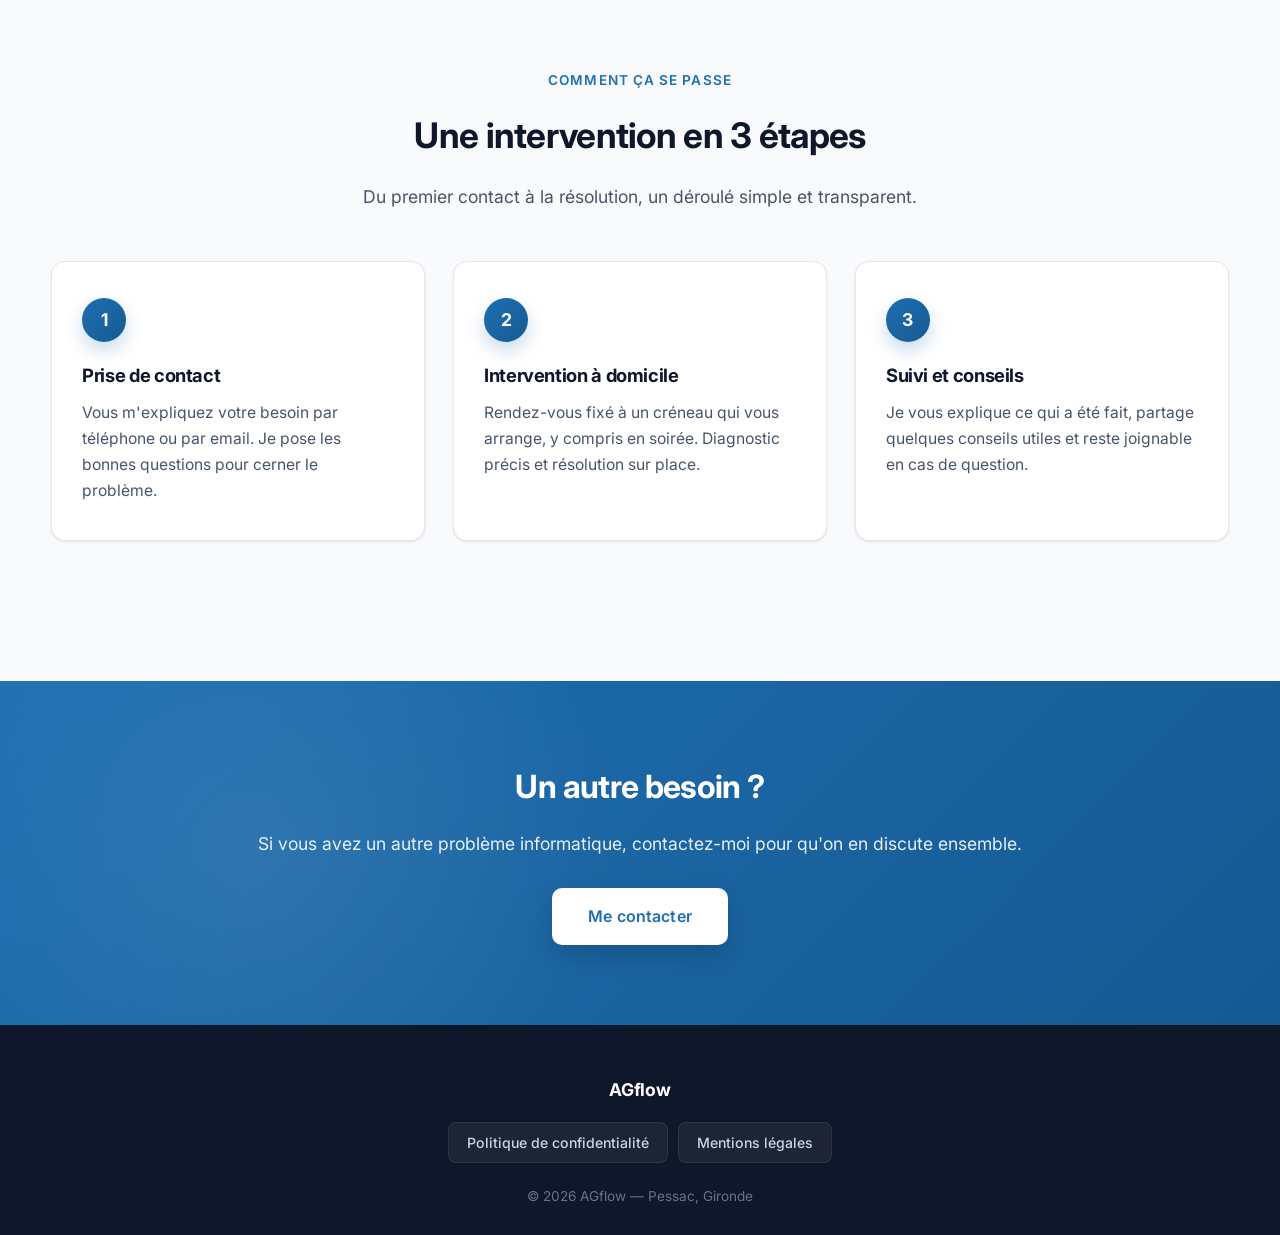
<file: services.html>
<!DOCTYPE html>
<html lang="fr">
<head>
    <meta charset="UTF-8">
    <title>Services - AGflow, support informatique à Pessac</title>
    <meta name="description" content="Services de dépannage, installation, réseau et assistance informatique à Pessac et alentours. Interventions à domicile, tarifs clairs, technicien local.">
    <meta name="keywords" content="services informatiques Pessac, dépannage PC, installation Windows, configuration Wi-Fi, assistance smartphone Gironde">
    <meta name="viewport" content="width=device-width, initial-scale=1.0">
    <meta name="theme-color" content="#1f6fb2">

    <meta property="og:type" content="website">
    <meta property="og:title" content="Services - AGflow">
    <meta property="og:description" content="Dépannage, installation, réseau et accompagnement informatique à domicile.">
    <meta property="og:image" content="images/logo.png">
    <meta property="og:url" content="https://agflow.fr/services">
    <meta property="og:locale" content="fr_FR">

    <link rel="canonical" href="https://agflow.fr/services">
    <link rel="preconnect" href="https://fonts.googleapis.com">
    <link rel="preconnect" href="https://fonts.gstatic.com" crossorigin>
    <link href="https://fonts.googleapis.com/css2?family=Inter:wght@400;500;600;700;800&display=swap" rel="stylesheet">

    <link rel="stylesheet" href="css/style.css">
    <link rel="icon" href="favicon_centered.ico" type="image/x-icon">
</head>
<body>

<header>
    <div class="container">
        <a href="index.html" aria-label="Accueil AGflow">
            <img src="images/logo.png" alt="Logo AGflow" class="logo">
        </a>
        <button class="nav-toggle" aria-label="Menu" aria-expanded="false">
            <span></span><span></span><span></span>
        </button>
        <nav>
            <a href="index.html">Accueil</a>
            <a href="services.html">Services</a>
            <a href="tarifs.html">Tarifs</a>
            <a href="a-propos.html">À propos</a>
            <a href="contact.html">Contact</a>
        </nav>
    </div>
</header>

<main>

<section class="services-hero">
    <div class="container services-hero-inner">
        <div class="services-hero-text reveal-left">
            <span class="section-eyebrow">Mes prestations</span>
            <h1>Les services que je propose</h1>
            <p>Interventions à Pessac et alentours pour vous accompagner simplement et efficacement, avec des solutions claires et adaptées à vos besoins.</p>
            <p class="small-note">✔ Soirée et week-end possibles</p>
        </div>
        <div class="services-hero-image reveal-right">
            <img src="images/services1.webp" alt="Réparation et assistance informatique">
        </div>
    </div>
</section>

<section class="services-grid container">

    <div class="service-card reveal-up">
        <div class="service-icon">🖥️</div>
        <h2>Dépannage & réparation</h2>
        <p class="service-sub">Remettre votre matériel en état de marche, durablement.</p>
        <ul>
            <li>Réparation PC (Windows, Linux, Mac)</li>
            <li>Remplacement de pièces</li>
            <li>Suppression de virus et malwares</li>
            <li>Optimisation et nettoyage</li>
        </ul>
    </div>

    <div class="service-card reveal-up">
        <div class="service-icon">⚙️</div>
        <h2>Installation & configuration</h2>
        <p class="service-sub">Un environnement prêt à l'emploi, adapté à vos usages.</p>
        <ul>
            <li>Installation Windows / Linux</li>
            <li>Installation et mise à jour logiciels</li>
            <li>Montage et configuration PC</li>
            <li>Configuration périphériques</li>
        </ul>
    </div>

    <div class="service-card reveal-up">
        <div class="service-icon">🌐</div>
        <h2>Réseau & internet</h2>
        <p class="service-sub">Une connexion stable, partout chez vous.</p>
        <ul>
            <li>Installation box internet</li>
            <li>Configuration Wi-Fi et répéteurs</li>
            <li>Réseau domestique</li>
            <li>Résolution problèmes de connexion</li>
        </ul>
    </div>

    <div class="service-card reveal-up">
        <div class="service-icon">📱</div>
        <h2>Assistance & accompagnement</h2>
        <p class="service-sub">Un accompagnement clair, à votre rythme.</p>
        <ul>
            <li>Aide smartphones & tablettes</li>
            <li>Conseils personnalisés</li>
            <li>Explications pédagogiques</li>
            <li>Aide à distance si possible</li>
        </ul>
    </div>

</section>

<!-- PROCESSUS -->
<section class="services-process">
    <div class="container">
        <span class="section-eyebrow">Comment ça se passe</span>
        <h2 class="section-title">Une intervention en 3 étapes</h2>
        <p class="section-lead">Du premier contact à la résolution, un déroulé simple et transparent.</p>

        <div class="process-grid">
            <div class="process-step reveal-up">
                <div class="process-num">1</div>
                <h3>Prise de contact</h3>
                <p>Vous m'expliquez votre besoin par téléphone ou par email. Je pose les bonnes questions pour cerner le problème.</p>
            </div>
            <div class="process-step reveal-up">
                <div class="process-num">2</div>
                <h3>Intervention à domicile</h3>
                <p>Rendez-vous fixé à un créneau qui vous arrange, y compris en soirée. Diagnostic précis et résolution sur place.</p>
            </div>
            <div class="process-step reveal-up">
                <div class="process-num">3</div>
                <h3>Suivi et conseils</h3>
                <p>Je vous explique ce qui a été fait, partage quelques conseils utiles et reste joignable en cas de question.</p>
            </div>
        </div>
    </div>
</section>

<section class="services-extra">
    <div class="container">
        <h2>Un autre besoin ?</h2>
        <p>Si vous avez un autre problème informatique, contactez-moi pour qu'on en discute ensemble.</p>
        <a href="contact.html" class="btn">Me contacter</a>
    </div>
</section>

</main>

<footer class="site-footer">
    <div class="footer-inner">
        <div class="footer-brand">AGflow</div>
        <div class="footer-links">
            <a class="footer-btn" href="politique-confidentialite.html">Politique de confidentialité</a>
            <a class="footer-btn" href="mentions-legales.html">Mentions légales</a>
        </div>
        <p class="footer-copy">© <span class="footer-year">2026</span> AGflow — Pessac, Gironde</p>
    </div>
</footer>

<div class="float-actions">
    <a href="tel:0752022931" class="float-btn" aria-label="Appeler AGflow" title="Appeler">📞</a>
    <button class="float-btn back-to-top" aria-label="Retour en haut" title="Haut de page">↑</button>
</div>

<script src="assets/main.js" defer></script>

</body>
</html>
</file>
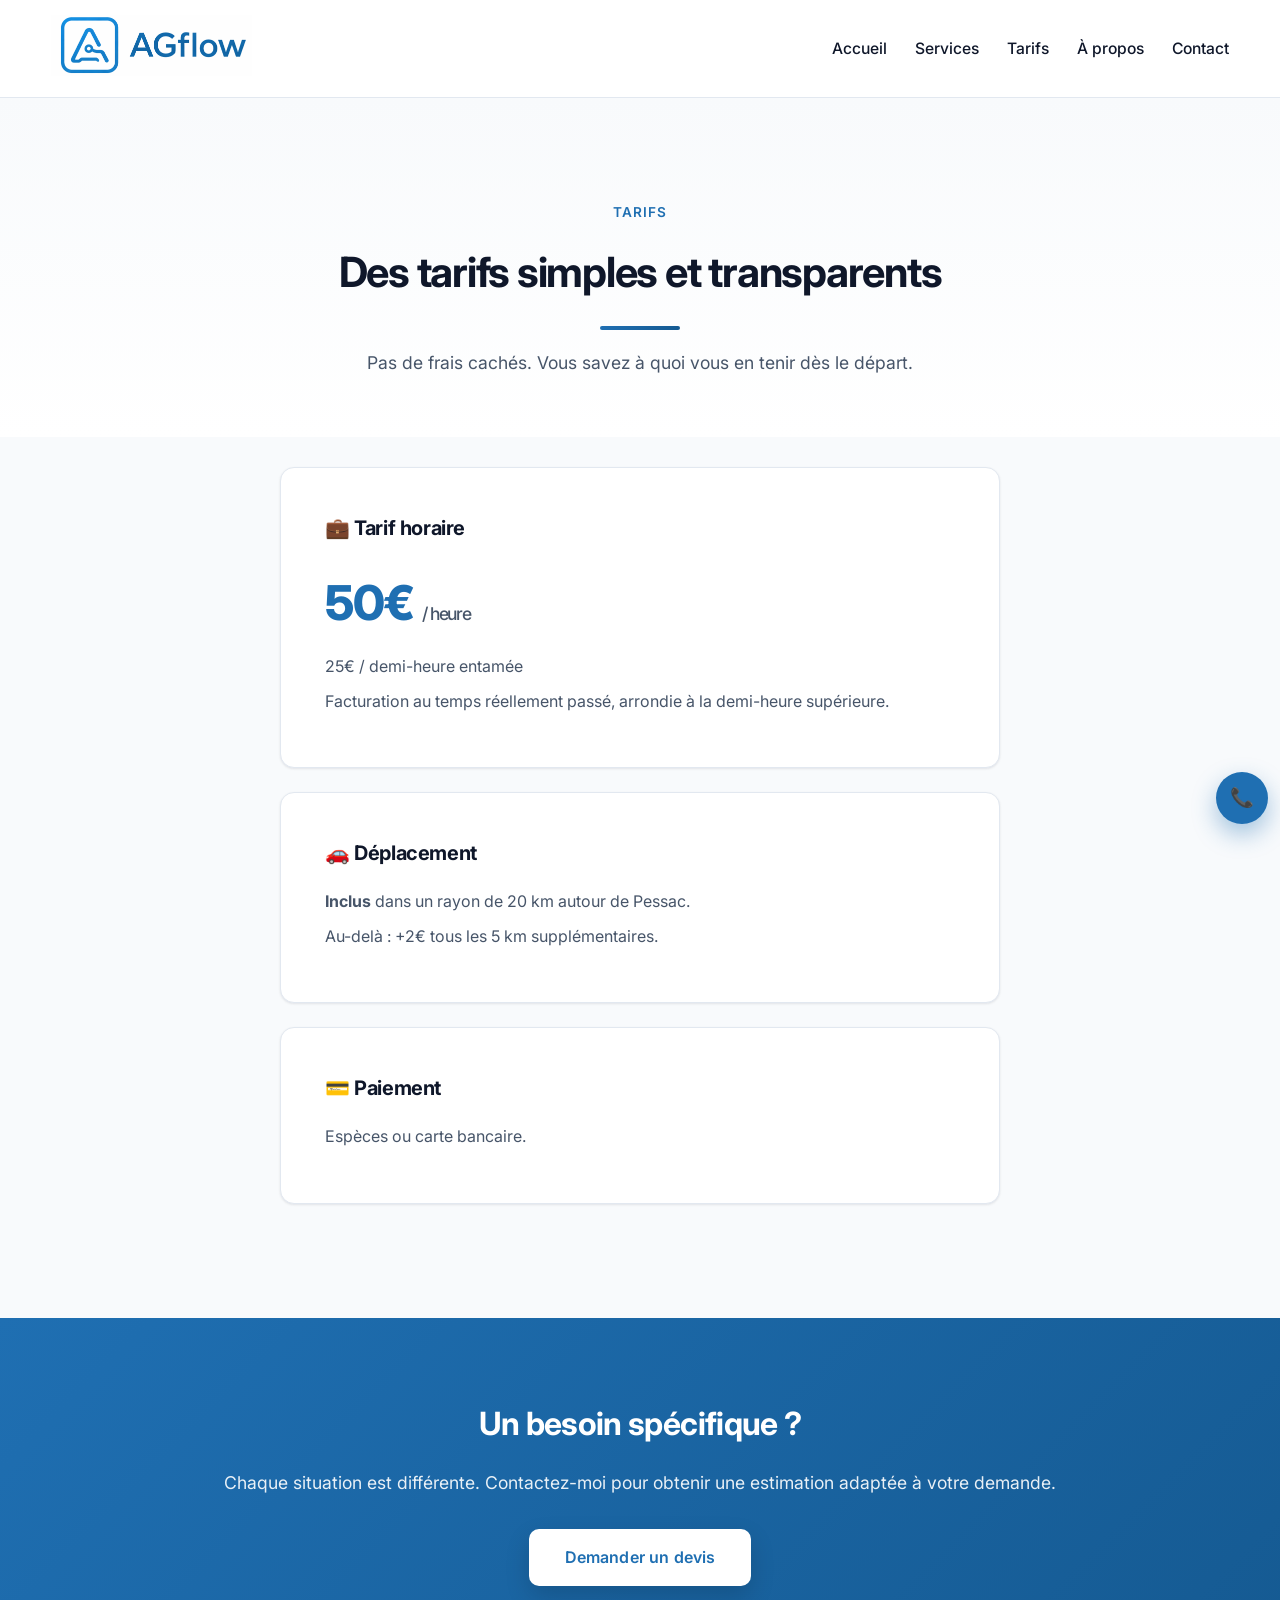
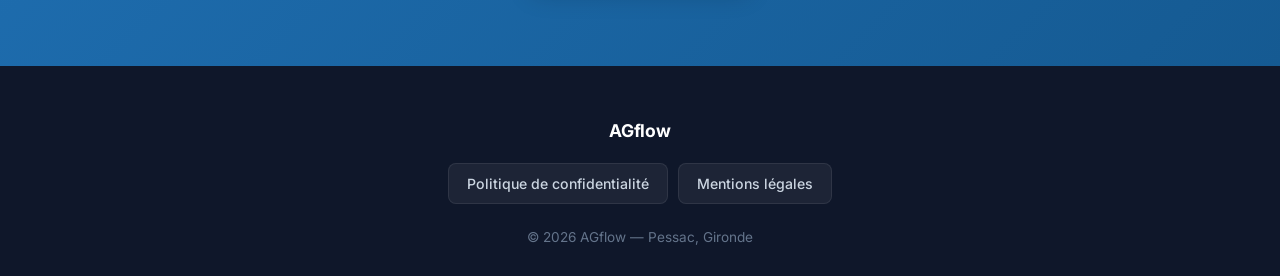
<file: tarifs.html>
<!DOCTYPE html>
<html lang="fr">
<head>
    <meta charset="UTF-8">
    <title>Tarifs - AGflow, dépannage informatique à Pessac</title>
    <meta name="description" content="Tarifs simples et transparents : 50€/heure (25€/demi-heure). Déplacement inclus dans un rayon de 20 km autour de Pessac.">
    <meta name="keywords" content="tarif informatique Pessac, prix dépannage ordinateur, tarif assistance informatique Gironde">
    <meta name="viewport" content="width=device-width, initial-scale=1.0">
    <meta name="theme-color" content="#1f6fb2">

    <meta property="og:type" content="website">
    <meta property="og:title" content="Tarifs - AGflow">
    <meta property="og:description" content="Des tarifs simples et transparents pour toute intervention informatique à domicile.">
    <meta property="og:image" content="images/logo.png">
    <meta property="og:url" content="https://agflow.fr/tarifs">
    <meta property="og:locale" content="fr_FR">

    <link rel="canonical" href="https://agflow.fr/tarifs">
    <link rel="preconnect" href="https://fonts.googleapis.com">
    <link rel="preconnect" href="https://fonts.gstatic.com" crossorigin>
    <link href="https://fonts.googleapis.com/css2?family=Inter:wght@400;500;600;700;800&display=swap" rel="stylesheet">

    <link rel="stylesheet" href="css/style.css">
    <link rel="icon" href="favicon_centered.ico" type="image/x-icon">
</head>

<body>

<header>
    <div class="container">
        <a href="index.html" aria-label="Accueil AGflow">
            <img src="images/logo.png" alt="Logo AGflow" class="logo">
        </a>
        <button class="nav-toggle" aria-label="Menu" aria-expanded="false">
            <span></span><span></span><span></span>
        </button>
        <nav>
            <a href="index.html">Accueil</a>
            <a href="services.html">Services</a>
            <a href="tarifs.html">Tarifs</a>
            <a href="a-propos.html">À propos</a>
            <a href="contact.html">Contact</a>
        </nav>
    </div>
</header>

<main class="tarifs-page">

    <!-- HERO -->
    <section class="tarifs-hero">
        <div class="container">
            <span class="section-eyebrow">Tarifs</span>
            <h1>Des tarifs simples et transparents</h1>
            <p>Pas de frais cachés. Vous savez à quoi vous en tenir dès le départ.</p>
        </div>
    </section>

    <!-- TARIFS -->
    <section class="tarifs-main">
        <div class="container">

            <!-- TARIF HORAIRE -->
            <div class="tarif-box reveal-up">
                <h2>💼 Tarif horaire</h2>
                <div class="price">50€ <span>/ heure</span></div>
                <p class="sub-price">25€ / demi-heure entamée</p>
                <p class="tarif-note">Facturation au temps réellement passé, arrondie à la demi-heure supérieure.</p>
            </div>

            <!-- DEPLACEMENT -->
            <div class="tarif-box reveal-up">
                <h2>🚗 Déplacement</h2>
                <p><strong>Inclus</strong> dans un rayon de 20 km autour de Pessac.</p>
                <p>Au-delà : +2€ tous les 5 km supplémentaires.</p>
            </div>

            <!-- PAIEMENT -->
            <div class="tarif-box reveal-up">
                <h2>💳 Paiement</h2>
                <p>Espèces ou carte bancaire.</p>
            </div>

        </div>
    </section>

    <!-- CTA FINAL -->
    <section class="tarifs-extra">
        <div class="container">
            <h2>Un besoin spécifique ?</h2>
            <p>Chaque situation est différente. Contactez-moi pour obtenir une estimation adaptée à votre demande.</p>
            <a href="contact.html" class="btn">Demander un devis</a>
        </div>
    </section>

</main>

<footer class="site-footer">
    <div class="footer-inner">
        <div class="footer-brand">AGflow</div>
        <div class="footer-links">
            <a class="footer-btn" href="politique-confidentialite.html">Politique de confidentialité</a>
            <a class="footer-btn" href="mentions-legales.html">Mentions légales</a>
        </div>
        <p class="footer-copy">© <span class="footer-year">2026</span> AGflow — Pessac, Gironde</p>
    </div>
</footer>

<div class="float-actions">
    <a href="tel:0752022931" class="float-btn" aria-label="Appeler AGflow" title="Appeler">📞</a>
    <button class="float-btn back-to-top" aria-label="Retour en haut" title="Haut de page">↑</button>
</div>

<script src="assets/main.js" defer></script>

</body>
</html>
</file>
<file: css/style.css>
/* ===================================== */
/* RESET */
/* ===================================== */

* {
    margin: 0;
    padding: 0;
    box-sizing: border-box;
}

/* ===================================== */
/* VARIABLES */
/* ===================================== */

:root {
    --primary: #1f6fb2;
    --primary-dark: #155a92;
    --primary-soft: #e8f1fa;
    --dark: #0f172a;
    --muted: #475569;
    --border: #e2e8f0;
    --light: #ffffff;
    --gray: #f8fafc;
    --gray-2: #eef2f7;
    --radius: 14px;
    --radius-sm: 10px;
    --shadow-sm: 0 1px 2px rgba(15, 23, 42, 0.04), 0 1px 3px rgba(15, 23, 42, 0.06);
    --shadow: 0 10px 30px rgba(15, 23, 42, 0.06);
    --shadow-lg: 0 20px 45px rgba(15, 23, 42, 0.10);
    --transition: 0.25s cubic-bezier(0.4, 0, 0.2, 1);
}

/* ===================================== */
/* GLOBAL */
/* ===================================== */

html {
    scroll-behavior: smooth;
    -webkit-text-size-adjust: 100%;
}

html, body {
    height: 100%;
}

body {
    font-family: 'Inter', -apple-system, BlinkMacSystemFont, 'Segoe UI', Arial, Helvetica, sans-serif;
    background: var(--gray);
    color: var(--dark);
    line-height: 1.65;
    display: flex;
    flex-direction: column;
    -webkit-font-smoothing: antialiased;
    -moz-osx-font-smoothing: grayscale;
}

main {
    flex: 1;
}

.container {
    width: 92%;
    max-width: 1200px;
    margin: auto;
}

section {
    padding: 90px 0;
}

h1, h2, h3, h4 {
    letter-spacing: -0.02em;
    font-weight: 700;
}

p {
    color: var(--muted);
}

a {
    color: var(--primary);
}

/* ===================================== */
/* HEADER */
/* ===================================== */

header {
    background: #ffffff;
    border-bottom: 1px solid var(--border);
    position: sticky;
    top: 0;
    z-index: 1000;
}

header .container {
    display: flex;
    justify-content: space-between;
    align-items: center;
    padding: 14px 0;
}

.logo {
    height: 62px;
    transition: transform var(--transition);
}

.logo:hover {
    transform: scale(1.04);
}

nav {
    display: flex;
    gap: 28px;
    align-items: center;
}

nav a {
    text-decoration: none;
    color: var(--dark);
    font-weight: 500;
    font-size: 0.98rem;
    position: relative;
    transition: color var(--transition);
}

nav a::after {
    content: "";
    position: absolute;
    left: 0;
    bottom: -6px;
    width: 0;
    height: 2px;
    background: var(--primary);
    transition: width var(--transition);
    border-radius: 2px;
}

nav a:hover {
    color: var(--primary);
}

nav a:hover::after {
    width: 100%;
}

/* Mobile nav toggle */
.nav-toggle {
    display: none;
    background: none;
    border: 0;
    cursor: pointer;
    padding: 8px;
}

.nav-toggle span {
    display: block;
    width: 22px;
    height: 2px;
    background: var(--dark);
    margin: 5px 0;
    transition: transform var(--transition), opacity var(--transition);
    border-radius: 2px;
}

/* ===================================== */
/* HERO ACCUEIL */
/* ===================================== */

.hero-home {
    background: linear-gradient(135deg, rgba(15, 23, 42, 0.7), rgba(21, 90, 146, 0.65)), url("../images/bureau.webp") center/cover no-repeat;
    min-height: 78vh;
    display: flex;
    align-items: center;
    justify-content: center;
    text-align: center;
    position: relative;
    color: white;
    padding: 90px 0;
}

.hero-content {
    position: relative;
    z-index: 2;
    max-width: 900px;
    margin: 0 auto;
    display: flex;
    flex-direction: column;
    align-items: center;
}

.hero-badge {
    display: inline-flex;
    align-items: center;
    gap: 8px;
    background: rgba(255, 255, 255, 0.12);
    border: 1px solid rgba(255, 255, 255, 0.2);
    padding: 8px 16px;
    border-radius: 999px;
    font-size: 0.9rem;
    font-weight: 500;
    margin-bottom: 28px;
    backdrop-filter: blur(8px);
}

.hero-badge .dot {
    width: 8px;
    height: 8px;
    border-radius: 50%;
    background: #4ade80;
    box-shadow: 0 0 0 4px rgba(74, 222, 128, 0.25);
}

.hero-text h1 {
    font-size: 3.8rem;
    font-weight: 800;
    line-height: 1.1;
    margin-bottom: 24px;
    letter-spacing: -0.03em;
}

.hero-location {
    display: block;
    font-size: 2.2rem;
    font-weight: 500;
    color: #d6e9ff;
    margin-top: 12px;
}

.hero-text p {
    font-size: 1.25rem;
    max-width: 680px;
    margin: 0 auto 40px;
    color: rgba(255, 255, 255, 0.9);
    line-height: 1.6;
}

/* Points */

.hero-points {
    display: grid;
    grid-template-columns: repeat(3, 1fr);
    gap: 14px;
    width: 100%;
    max-width: 780px;
    margin: 0 auto 40px;
}

.hero-points span {
    background: rgba(255, 255, 255, 0.1);
    border: 1px solid rgba(255, 255, 255, 0.15);
    padding: 14px 18px;
    border-radius: var(--radius-sm);
    font-size: 0.98rem;
    font-weight: 500;
    text-align: center;
    backdrop-filter: blur(6px);
}

.hero-cta-group {
    display: flex;
    gap: 14px;
    flex-wrap: wrap;
    justify-content: center;
}

/* ===================================== */
/* BOUTON */
/* ===================================== */

.btn {
    display: inline-flex;
    align-items: center;
    justify-content: center;
    gap: 8px;
    background: var(--primary);
    color: white;
    padding: 15px 32px;
    border-radius: var(--radius-sm);
    text-decoration: none;
    font-size: 1rem;
    font-weight: 600;
    letter-spacing: 0.01em;
    box-shadow: 0 8px 20px rgba(31, 111, 178, 0.25);
    transition: transform var(--transition), box-shadow var(--transition), background var(--transition);
    border: 0;
    cursor: pointer;
}

.btn:hover {
    background: var(--primary-dark);
    transform: translateY(-2px);
    box-shadow: 0 12px 28px rgba(31, 111, 178, 0.35);
}

.btn-secondary {
    background: rgba(255, 255, 255, 0.12);
    border: 1px solid rgba(255, 255, 255, 0.25);
    color: white;
    box-shadow: none;
    backdrop-filter: blur(6px);
}

.btn-secondary:hover {
    background: rgba(255, 255, 255, 0.2);
    transform: translateY(-2px);
    box-shadow: none;
}

/* ===================================== */
/* SERVICES ACCUEIL */
/* ===================================== */

.home-services {
    text-align: center;
    background: var(--light);
}

.section-eyebrow {
    display: inline-block;
    font-size: 0.85rem;
    font-weight: 600;
    text-transform: uppercase;
    letter-spacing: 0.08em;
    color: var(--primary);
    margin-bottom: 14px;
}

.home-services h2,
.section-title {
    font-size: 2.25rem;
    margin-bottom: 18px;
    color: var(--dark);
}

.section-lead {
    color: var(--muted);
    font-size: 1.1rem;
    max-width: 640px;
    margin: 0 auto 50px;
}

.cards {
    display: grid;
    grid-template-columns: repeat(3, 1fr);
    gap: 28px;
}

.card {
    background: white;
    padding: 36px 30px;
    border-radius: var(--radius);
    border: 1px solid var(--border);
    box-shadow: var(--shadow-sm);
    transition: transform var(--transition), box-shadow var(--transition), border-color var(--transition);
    text-align: left;
}

.card:hover {
    transform: translateY(-4px);
    box-shadow: var(--shadow);
    border-color: #cbd5e1;
}

.card-icon {
    width: 48px;
    height: 48px;
    background: var(--primary-soft);
    color: var(--primary);
    border-radius: 12px;
    display: inline-flex;
    align-items: center;
    justify-content: center;
    font-size: 1.4rem;
    margin-bottom: 20px;
}

.card h3 {
    font-size: 1.2rem;
    margin-bottom: 12px;
    color: var(--dark);
}

.card p {
    font-size: 0.98rem;
    color: var(--muted);
    line-height: 1.65;
}

/* TARIF */

.tarif-home {
    margin-top: 50px;
    font-size: 1.15rem;
    font-weight: 600;
    color: var(--primary);
    display: inline-block;
    padding: 12px 24px;
    background: var(--primary-soft);
    border-radius: 999px;
}

/* ===================================== */
/* PAGE SERVICES */
/* ===================================== */

.services-hero {
    padding: 100px 0 70px;
    background: white;
}

.services-hero-inner {
    display: flex;
    align-items: center;
    gap: 70px;
}

.services-hero-text {
    flex: 1;
}

.services-hero-text h1 {
    font-size: 2.6rem;
    margin-bottom: 20px;
    letter-spacing: -0.03em;
}

.services-hero-text p {
    font-size: 1.1rem;
    margin-bottom: 14px;
    color: var(--muted);
    line-height: 1.7;
}

.services-hero-text .small-note {
    font-size: 0.95rem;
    font-weight: 500;
    margin-top: 18px;
    color: var(--muted);
    opacity: 0.75;
    letter-spacing: 0.3px;
    display: inline-block;
    padding: 6px 14px;
    background: var(--gray);
    border-radius: 8px;
}

.services-hero-image {
    flex: 1;
    display: flex;
    justify-content: center;
}

.services-hero-image img {
    width: 100%;
    max-width: 480px;
    height: auto;
    border-radius: var(--radius);
    object-fit: cover;
    box-shadow: var(--shadow);
}

.services-grid {
    display: grid;
    grid-template-columns: repeat(2, 1fr);
    gap: 28px;
}

.service-card {
    background: white;
    padding: 36px;
    border-radius: var(--radius);
    border: 1px solid var(--border);
    box-shadow: var(--shadow-sm);
    transition: transform var(--transition), box-shadow var(--transition), border-color var(--transition);
    position: relative;
    overflow: hidden;
}

.service-card::before {
    content: "";
    position: absolute;
    top: 0;
    left: 0;
    width: 100%;
    height: 4px;
    background: linear-gradient(90deg, var(--primary), var(--primary-dark));
    opacity: 0;
    transition: opacity var(--transition);
}

.service-card:hover {
    transform: translateY(-4px);
    box-shadow: var(--shadow);
    border-color: #cbd5e1;
}

.service-card:hover::before {
    opacity: 1;
}

.service-card .service-icon {
    width: 54px;
    height: 54px;
    background: var(--primary-soft);
    color: var(--primary);
    border-radius: 14px;
    display: inline-flex;
    align-items: center;
    justify-content: center;
    font-size: 1.6rem;
    margin-bottom: 22px;
}

.service-card h2 {
    color: var(--dark);
    margin-bottom: 10px;
    font-size: 1.3rem;
}

.service-card .service-sub {
    color: var(--muted);
    font-size: 0.98rem;
    margin-bottom: 22px;
    line-height: 1.6;
}

.service-card ul {
    padding-left: 20px;
    margin: 0;
    list-style: none;
}

.service-card li {
    margin-bottom: 10px;
    color: var(--muted);
    font-size: 0.98rem;
    position: relative;
    padding-left: 4px;
}

.service-card li::before {
    content: "✓";
    color: var(--primary);
    font-weight: 700;
    position: absolute;
    left: -20px;
}

/* ========================= */
/* PROCESSUS SERVICES */
/* ========================= */

.services-process {
    padding: 100px 0 60px;
    background: var(--gray);
    text-align: center;
}

.services-process .section-title {
    font-size: 2.2rem;
}

.process-grid {
    display: grid;
    grid-template-columns: repeat(3, 1fr);
    gap: 28px;
    margin-top: 50px;
    text-align: left;
}

.process-step {
    background: white;
    padding: 36px 30px;
    border-radius: var(--radius);
    border: 1px solid var(--border);
    box-shadow: var(--shadow-sm);
    position: relative;
    transition: transform var(--transition), box-shadow var(--transition);
}

.process-step:hover {
    transform: translateY(-4px);
    box-shadow: var(--shadow);
}

.process-num {
    width: 44px;
    height: 44px;
    border-radius: 50%;
    background: linear-gradient(135deg, var(--primary), var(--primary-dark));
    color: white;
    display: inline-flex;
    align-items: center;
    justify-content: center;
    font-weight: 700;
    font-size: 1.1rem;
    margin-bottom: 18px;
    box-shadow: 0 8px 18px rgba(31, 111, 178, 0.25);
}

.process-step h3 {
    color: var(--dark);
    font-size: 1.15rem;
    margin-bottom: 10px;
}

.process-step p {
    color: var(--muted);
    font-size: 0.98rem;
    line-height: 1.65;
}

@media (max-width: 900px) {
    .process-grid {
        grid-template-columns: 1fr;
    }
}

.services-extra {
    background: linear-gradient(135deg, #1f6fb2, #155a92);
    color: white;
    padding: 80px 0;
    text-align: center;
    margin-top: 80px;
    position: relative;
    overflow: hidden;
}

.services-extra::before {
    content: "";
    position: absolute;
    top: -50%;
    left: -10%;
    width: 60%;
    height: 200%;
    background: radial-gradient(circle, rgba(255, 255, 255, 0.08), transparent 70%);
    pointer-events: none;
}

.services-extra h2 {
    font-size: 2rem;
    margin-bottom: 16px;
    color: white;
}

.services-extra p {
    font-size: 1.1rem;
    margin-bottom: 30px;
    color: rgba(255, 255, 255, 0.9);
}

.services-extra .btn {
    background: white;
    color: var(--primary);
    padding: 15px 36px;
    font-size: 1rem;
    border-radius: var(--radius-sm);
    font-weight: 600;
    box-shadow: 0 10px 25px rgba(0, 0, 0, 0.15);
}

.services-extra .btn:hover {
    background: #f0f4f8;
    transform: translateY(-2px);
}

/* ===================================== */
/* PAGE TARIFS */
/* ===================================== */

.tarifs-main {
    padding: 30px 0 10px;
}

.tarifs-hero {
    text-align: center;
    padding: 100px 0 60px;
    background: linear-gradient(to bottom, var(--gray) 0%, #ffffff 100%);
}

.tarifs-hero h1 {
    position: relative;
    font-size: 2.6rem;
    margin-bottom: 18px;
    letter-spacing: -0.03em;
}

.tarifs-hero h1::after {
    content: "";
    display: block;
    width: 80px;
    height: 4px;
    background: linear-gradient(90deg, var(--primary), var(--primary-dark));
    margin: 20px auto 0;
    border-radius: 3px;
}

.tarifs-hero p {
    font-size: 1.1rem;
    color: var(--muted);
}

.tarif-box {
    background: white;
    padding: 44px;
    border-radius: var(--radius);
    border: 1px solid var(--border);
    box-shadow: var(--shadow-sm);
    max-width: 720px;
    margin: 0 auto 24px;
    transition: transform var(--transition), box-shadow var(--transition);
}

.tarif-box:hover {
    transform: translateY(-3px);
    box-shadow: var(--shadow);
}

.tarif-box h2 {
    font-size: 1.25rem;
    margin-bottom: 18px;
    color: var(--dark);
}

.price {
    font-size: 3rem;
    font-weight: 800;
    color: var(--primary);
    margin-bottom: 10px;
    letter-spacing: -0.03em;
}

.price span {
    font-size: 1.1rem;
    font-weight: 500;
    color: var(--muted);
}

.sub-price {
    font-size: 1rem;
    color: var(--muted);
    margin-bottom: 10px;
}

.tarif-note {
    font-size: 0.95rem;
    color: var(--muted);
}

.tarif-box p {
    font-size: 1rem;
    line-height: 1.7;
    color: var(--muted);
    margin-bottom: 8px;
}

.tarifs-extra {
    background: linear-gradient(135deg, #1f6fb2, #155a92);
    color: white;
    text-align: center;
    padding: 80px 0;
    margin-top: 80px;
    position: relative;
    overflow: hidden;
}

.tarifs-extra h2 {
    font-size: 2rem;
    margin-bottom: 18px;
    color: white;
}

.tarifs-extra p {
    font-size: 1.1rem;
    margin-bottom: 32px;
    color: rgba(255, 255, 255, 0.9);
}

.tarifs-extra .btn {
    background: white;
    color: var(--primary);
    padding: 15px 36px;
    font-size: 1rem;
    border-radius: var(--radius-sm);
    font-weight: 600;
    box-shadow: 0 10px 25px rgba(0, 0, 0, 0.15);
}

.tarifs-extra .btn:hover {
    background: #f0f4f8;
    transform: translateY(-2px);
}

/* ========================= */
/* HERO A Propos */
/* ========================= */

.about-hero {
    position: relative;
    height: 55vh;
    min-height: 380px;
    background: linear-gradient(135deg, rgba(15, 23, 42, 0.7), rgba(21, 90, 146, 0.6)), url("../images/portable.webp") center/cover no-repeat;
    display: flex;
    align-items: center;
    justify-content: center;
    color: white;
    text-align: center;
}

.about-hero-content {
    position: relative;
    z-index: 2;
    max-width: 720px;
    padding: 0 20px;
}

.about-hero h1 {
    font-size: 3.4rem;
    font-weight: 800;
    letter-spacing: -0.03em;
}

.about-hero p {
    font-size: 1.2rem;
    margin-top: 14px;
    opacity: 0.95;
    color: rgba(255, 255, 255, 0.92);
}

/* ========================= */
/* HERO CONTACT */
/* ========================= */

.contact-hero {
    position: relative;
    height: 73vh;
    overflow: hidden;
}

.contact-hero-img {
    position: absolute;
    width: 100%;
    height: 100%;
    object-fit: cover;
    object-position: center 75%;
}

.contact-hero-overlay {
    position: absolute;
    inset: 0;
    background: rgba(0, 0, 0, 0.45);
}

.contact-hero-content {
    position: relative;
    z-index: 2;
    height: 80%;
    display: flex;
    flex-direction: column;
    justify-content: center;
    align-items: center;
    color: white;
    text-align: center;
}

.contact-hero h1 {
    font-size: 5rem;
}

.contact-hero p {
    font-size: 1.4rem;
    margin-top: 15px;
}

/* ========================= */
/* CONTACT PAGE */
/* ========================= */

.contact-section {
    padding: 80px 0;
}

.contact-grid {
    display: grid;
    grid-template-columns: 1fr 1fr;
    gap: 60px;
    align-items: flex-start;
}

.contact-info {
    background: white;
    padding: 40px;
    border-radius: var(--radius);
    border: 1px solid var(--border);
    box-shadow: var(--shadow-sm);
}

#contact-infos {
    scroll-margin-top: 120px;
}

.contact-info h2 {
    margin-bottom: 24px;
    font-size: 1.8rem;
    color: var(--dark);
}

.contact-info p {
    margin-bottom: 18px;
    font-size: 1rem;
    color: var(--muted);
}

.contact-info strong {
    color: var(--dark);
    font-weight: 600;
    font-size: 0.85rem;
    text-transform: uppercase;
    letter-spacing: 0.06em;
    display: block;
    margin-bottom: 4px;
}

.contact-info a {
    color: var(--primary);
    text-decoration: none;
    font-weight: 500;
    transition: color var(--transition);
}

.contact-info a:hover {
    color: var(--primary-dark);
    text-decoration: underline;
}

.contact-map iframe {
    width: 100%;
    height: 100%;
    min-height: 360px;
    border-radius: var(--radius);
    border: 1px solid var(--border);
    box-shadow: var(--shadow-sm);
}

.contact-hours {
    padding: 100px 0;
    background: linear-gradient(135deg, rgba(15, 23, 42, 0.7), rgba(21, 90, 146, 0.65)), url("../images/contact2.webp") center/cover no-repeat;
    position: relative;
    color: white;
}

.contact-hours .container {
    position: relative;
    z-index: 2;
}

.contact-hours h2 {
    font-size: 2rem;
    color: white;
}

.hours-grid {
    max-width: 460px;
    margin: 40px auto 0;
    display: grid;
    grid-template-columns: 1fr 1fr;
    gap: 12px 20px;
    font-size: 1rem;
    background: rgba(255, 255, 255, 0.08);
    border: 1px solid rgba(255, 255, 255, 0.15);
    padding: 28px;
    border-radius: var(--radius);
    backdrop-filter: blur(6px);
}

.hours-grid > div:nth-child(odd) {
    font-weight: 500;
}

.hours-grid > div:nth-child(even) {
    text-align: right;
    color: rgba(255, 255, 255, 0.85);
}

.contact-social {
    padding: 90px 0;
    background: var(--gray);
    text-align: center;
}

.contact-social h2 {
    font-size: 1.8rem;
    margin-bottom: 10px;
}

.contact-social p {
    color: var(--muted);
    margin-bottom: 30px;
}

.social-links {
    margin-top: 20px;
    display: flex;
    justify-content: center;
    gap: 16px;
    flex-wrap: wrap;
}

.social-links a {
    padding: 12px 26px;
    border-radius: var(--radius-sm);
    background: white;
    border: 1px solid var(--border);
    text-decoration: none;
    font-weight: 600;
    color: var(--dark);
    box-shadow: var(--shadow-sm);
    transition: transform var(--transition), background var(--transition), color var(--transition), border-color var(--transition);
}

.social-links a:hover {
    background: var(--primary);
    color: white;
    border-color: var(--primary);
    transform: translateY(-2px);
}

/* ========================= */
/* FORMULAIRE DE CONTACT */
/* ========================= */

.contact-form-section {
    padding: 90px 0;
    background: white;
}

.contact-form-wrapper {
    max-width: 680px;
    margin: 0 auto;
    text-align: center;
}

.contact-form-wrapper h2 {
    font-size: 2rem;
    margin-bottom: 12px;
}

.contact-form-wrapper > p {
    color: var(--muted);
    margin-bottom: 40px;
    font-size: 1.05rem;
}

.contact-form {
    display: grid;
    gap: 18px;
    text-align: left;
}

.contact-form .form-row {
    display: grid;
    grid-template-columns: 1fr 1fr;
    gap: 18px;
}

.contact-form label {
    display: block;
    font-size: 0.88rem;
    font-weight: 600;
    margin-bottom: 6px;
    color: var(--dark);
}

.contact-form input,
.contact-form textarea,
.contact-form select {
    width: 100%;
    padding: 13px 16px;
    border: 1px solid var(--border);
    border-radius: var(--radius-sm);
    font-family: inherit;
    font-size: 0.98rem;
    color: var(--dark);
    background: var(--gray);
    transition: border-color var(--transition), background var(--transition), box-shadow var(--transition);
}

.contact-form input:focus,
.contact-form textarea:focus,
.contact-form select:focus {
    outline: none;
    border-color: var(--primary);
    background: white;
    box-shadow: 0 0 0 4px rgba(31, 111, 178, 0.12);
}

.contact-form textarea {
    resize: vertical;
    min-height: 130px;
}

.contact-form button {
    justify-self: center;
    margin-top: 10px;
}

.form-consent {
    font-size: 0.85rem;
    color: var(--muted);
    margin-top: 6px;
    text-align: center;
}

/* Responsive */

@media (max-width: 900px) {
    .contact-grid {
        grid-template-columns: 1fr;
        gap: 30px;
    }
    .contact-form .form-row {
        grid-template-columns: 1fr;
    }
}

.about-cta {
    background: linear-gradient(135deg, #1f6fb2, #155a92);
    color: white;
    padding: 90px 0;
    position: relative;
    overflow: hidden;
    display: flex;
    align-items: center;
    justify-content: center;
}

.about-cta .container {
    width: 100%;
}

.about-cta p,
.about-cta .about-text p,
.about-cta .cta-text {
    font-size: 1.15rem;
    color: #ffffff !important;
    opacity: 1;
}

.about-cta h2,
.about-cta h3 {
    color: #ffffff;
}

.about-cta .btn {
    background: white;
    color: var(--primary) !important;
    margin-top: 24px;
}

.about-cta .btn:hover {
    background: #f0f4f8;
    transform: translateY(-2px);
}

.about-cta .cta-text {
    margin-bottom: 16px;
    font-size: 1.15rem;
}

/* ========================= */
/* SECTIONS A PROPOS */
/* ========================= */

.about-section {
    padding: 100px 0;
}

.about-grid {
    display: grid;
    grid-template-columns: 1fr 1fr;
    align-items: center;
    gap: 70px;
}

.about-grid.reverse > .about-text {
    order: 2;
}

.about-grid.reverse > .about-image {
    order: 1;
}

.about-text h2 {
    font-size: 1.9rem;
    margin-bottom: 20px;
    letter-spacing: -0.02em;
}

.about-text p {
    margin-bottom: 16px;
    font-size: 1.02rem;
    color: var(--muted);
    line-height: 1.75;
}

.about-image img {
    width: 100%;
    border-radius: var(--radius);
    box-shadow: var(--shadow-lg);
    object-fit: cover;
}

section.contact-hero {
    padding: 0;
}

/* ========================= */
/* VALEURS */
/* ========================= */

.about-values {
    padding: 100px 0;
    text-align: center;
    background: #f1f5f9;
}

.about-values h2 {
    font-size: 2rem;
    margin-bottom: 10px;
}

.values-grid {
    display: grid;
    grid-template-columns: repeat(3, 1fr);
    gap: 24px;
    margin-top: 50px;
}

.value-card {
    background: white;
    padding: 36px 28px;
    border-radius: var(--radius);
    border: 1px solid var(--border);
    box-shadow: var(--shadow-sm);
    transition: transform var(--transition), box-shadow var(--transition);
    text-align: left;
}

.value-card:hover {
    transform: translateY(-4px);
    box-shadow: var(--shadow);
}

.value-card h3 {
    font-size: 1.2rem;
    margin-bottom: 10px;
    color: var(--dark);
}

.value-card p {
    color: var(--muted);
    font-size: 0.98rem;
}

/* ========================= */
/* ANIMATIONS REVEAL */
/* ========================= */

.reveal-left,
.reveal-right,
.reveal-up {
    opacity: 0;
    transition: opacity 0.7s ease, transform 0.7s ease;
}

.reveal-left {
    transform: translateX(-60px);
}

.reveal-right {
    transform: translateX(60px);
}

.reveal-up {
    transform: translateY(40px);
}

.reveal-left.active,
.reveal-right.active,
.reveal-up.active {
    opacity: 1;
    transform: translateX(0) translateY(0);
}

@media (prefers-reduced-motion: reduce) {
    .reveal-left, .reveal-right, .reveal-up {
        opacity: 1;
        transform: none;
    }
}

/* ===================================== */
/* PEDAGOGIE */
/* ===================================== */

.home-pedagogie {
    background: var(--gray);
}

.pedagogie-content {
    display: grid;
    grid-template-columns: 1fr 1.1fr;
    align-items: center;
    gap: 70px;
}

.pedagogie-image img {
    width: 100%;
    max-height: 400px;
    object-fit: cover;
    border-radius: var(--radius);
    box-shadow: var(--shadow);
}

.pedagogie-text h2 {
    font-size: 2rem;
    margin-bottom: 20px;
    letter-spacing: -0.02em;
}

.pedagogie-text p {
    font-size: 1.05rem;
    line-height: 1.8;
    margin-bottom: 16px;
    color: var(--muted);
}

/* ===================================== */
/* ZONE */
/* ===================================== */

.home-zone {
    background: linear-gradient(135deg, #1f6fb2, #155a92);
    color: white;
    text-align: center;
    position: relative;
    overflow: hidden;
}

.home-zone::before {
    content: "";
    position: absolute;
    top: -40%;
    left: 50%;
    transform: translateX(-50%);
    width: 80%;
    height: 180%;
    background: radial-gradient(circle, rgba(255, 255, 255, 0.08), transparent 70%);
}

.home-zone .container {
    position: relative;
    z-index: 2;
}

.home-zone h2 {
    font-size: 1.9rem;
    margin-bottom: 14px;
    color: white;
}

.home-zone p {
    color: rgba(255, 255, 255, 0.9);
    font-size: 1.05rem;
}

/* ===================================== */
/* FAQ */
/* ===================================== */

.faq-section {
    padding: 90px 0;
    background: white;
}

.faq-header {
    text-align: center;
    margin-bottom: 50px;
}

.faq-header h2 {
    font-size: 2.2rem;
    margin-bottom: 12px;
}

.faq-header p {
    color: var(--muted);
    font-size: 1.05rem;
}

.faq-list {
    max-width: 780px;
    margin: 0 auto;
    display: grid;
    gap: 14px;
}

.faq-item {
    background: var(--gray);
    border: 1px solid var(--border);
    border-radius: var(--radius);
    overflow: hidden;
    transition: background var(--transition), border-color var(--transition);
}

.faq-item[open] {
    background: white;
    border-color: #cbd5e1;
    box-shadow: var(--shadow-sm);
}

.faq-item summary {
    list-style: none;
    cursor: pointer;
    padding: 18px 24px;
    font-weight: 600;
    color: var(--dark);
    display: flex;
    justify-content: space-between;
    align-items: center;
    font-size: 1rem;
    gap: 16px;
}

.faq-item summary::-webkit-details-marker {
    display: none;
}

.faq-item summary::after {
    content: "+";
    font-size: 1.6rem;
    color: var(--primary);
    font-weight: 300;
    transition: transform var(--transition);
    flex-shrink: 0;
}

.faq-item[open] summary::after {
    transform: rotate(45deg);
}

.faq-item .faq-answer {
    padding: 0 24px 22px;
    color: var(--muted);
    font-size: 0.98rem;
    line-height: 1.7;
}

/* ===================================== */
/* TÉMOIGNAGES */
/* ===================================== */

.testimonials {
    padding: 90px 0;
    background: var(--gray);
    text-align: center;
}

.testimonials h2 {
    font-size: 2.2rem;
    margin-bottom: 12px;
}

.testimonials > .container > p.section-lead {
    margin-bottom: 50px;
}

.testimonial-grid {
    display: grid;
    grid-template-columns: repeat(3, 1fr);
    gap: 24px;
    text-align: left;
}

.testimonial-card {
    background: white;
    padding: 32px;
    border-radius: var(--radius);
    border: 1px solid var(--border);
    box-shadow: var(--shadow-sm);
    display: flex;
    flex-direction: column;
    transition: transform var(--transition), box-shadow var(--transition);
}

.testimonial-card:hover {
    transform: translateY(-3px);
    box-shadow: var(--shadow);
}

.testimonial-stars {
    color: #f59e0b;
    margin-bottom: 14px;
    letter-spacing: 2px;
}

.testimonial-text {
    color: var(--muted);
    font-size: 0.98rem;
    line-height: 1.7;
    margin-bottom: 24px;
    font-style: italic;
    flex: 1;
}

.testimonial-author {
    display: flex;
    align-items: center;
    gap: 12px;
}

.testimonial-avatar {
    width: 44px;
    height: 44px;
    border-radius: 50%;
    background: var(--primary-soft);
    color: var(--primary);
    display: flex;
    align-items: center;
    justify-content: center;
    font-weight: 600;
    font-size: 1rem;
}

.testimonial-meta {
    display: flex;
    flex-direction: column;
}

.testimonial-name {
    font-weight: 600;
    color: var(--dark);
    font-size: 0.95rem;
}

.testimonial-location {
    font-size: 0.85rem;
    color: var(--muted);
}

/* ===================================== */
/* BOUTONS FLOTTANTS */
/* ===================================== */

.float-actions {
    position: fixed;
    right: 20px;
    bottom: 20px;
    display: flex;
    flex-direction: column;
    gap: 12px;
    z-index: 999;
}

.float-btn {
    width: 52px;
    height: 52px;
    border-radius: 50%;
    background: var(--primary);
    color: white;
    display: inline-flex;
    align-items: center;
    justify-content: center;
    text-decoration: none;
    box-shadow: 0 10px 25px rgba(31, 111, 178, 0.4);
    transition: transform var(--transition), background var(--transition), opacity var(--transition);
    font-size: 1.2rem;
    border: 0;
    cursor: pointer;
}

.float-btn:hover {
    background: var(--primary-dark);
    transform: translateY(-2px);
}

.float-btn.back-to-top {
    background: var(--dark);
    opacity: 0;
    visibility: hidden;
    transform: translateY(20px);
}

.float-btn.back-to-top.visible {
    opacity: 1;
    visibility: visible;
    transform: translateY(0);
}

.float-btn.back-to-top:hover {
    background: #000;
}

/* ===================================== */
/* FOOTER */
/* ===================================== */

.site-footer {
    background: #0f172a;
    color: #cbd5e1;
    padding: 50px 20px 28px;
    margin-top: 0;
}

.footer-inner {
    max-width: 1200px;
    margin: 0 auto;
    display: flex;
    flex-direction: column;
    align-items: center;
    gap: 18px;
    text-align: center;
}

.footer-brand {
    font-weight: 700;
    font-size: 1.1rem;
    color: white;
    letter-spacing: -0.01em;
}

.footer-links {
    display: flex;
    flex-wrap: wrap;
    justify-content: center;
    gap: 10px;
}

.footer-btn {
    display: inline-block;
    padding: 8px 18px;
    border-radius: 8px;
    color: #cbd5e1;
    background: rgba(255, 255, 255, 0.06);
    border: 1px solid rgba(255, 255, 255, 0.08);
    text-decoration: none;
    font-size: 0.88rem;
    font-weight: 500;
    transition: background var(--transition), color var(--transition), border-color var(--transition);
}

.footer-btn:hover {
    background: var(--primary);
    color: white;
    border-color: var(--primary);
}

.footer-copy {
    font-size: 0.85rem;
    color: #64748b;
    margin-top: 4px;
}

footer {
    background: var(--dark);
    color: white;
    text-align: center;
    padding: 20px 0;
    font-size: 0.9rem;
    margin-top: 0;
}

/* ===================================== */
/* FONDS SECTIONS A PROPOS */
/* ===================================== */

.about-light {
    background: #ffffff;
}

.about-soft {
    background: var(--gray);
}

.about-values {
    background: #f1f5f9;
}

/* ===================================== */
/* RESPONSIVE */
/* ===================================== */

/* Tablettes et petits écrans */
@media (max-width: 900px) {
    section {
        padding: 70px 0;
    }

    header .container {
        padding: 10px 0;
    }

    nav {
        position: fixed;
        top: 80px;
        right: -100%;
        flex-direction: column;
        background: white;
        border: 1px solid var(--border);
        border-radius: var(--radius);
        padding: 20px;
        gap: 16px;
        box-shadow: var(--shadow-lg);
        transition: right var(--transition);
        width: min(260px, 80%);
        align-items: flex-start;
    }

    nav.open {
        right: 20px;
    }

    .nav-toggle {
        display: inline-block;
    }

    .logo {
        height: 50px;
    }

    .hero-home {
        min-height: 70vh;
        padding: 70px 0;
    }

    .hero-text h1 {
        font-size: 2.2rem;
    }

    .hero-location {
        font-size: 1.4rem;
    }

    .hero-text p {
        font-size: 1.02rem;
    }

    .hero-points {
        grid-template-columns: 1fr;
        max-width: 360px;
    }

    .hero-cta-group {
        flex-direction: column;
        width: 100%;
        max-width: 320px;
    }

    .hero-cta-group .btn {
        width: 100%;
    }

    .cards,
    .services-grid,
    .values-grid,
    .testimonial-grid,
    .process-grid {
        grid-template-columns: 1fr;
    }

    .services-hero-inner,
    .pedagogie-content {
        grid-template-columns: 1fr;
        flex-direction: column;
        text-align: center;
        gap: 40px;
    }

    .about-grid {
        grid-template-columns: 1fr;
        gap: 40px;
    }

    .about-grid.reverse > .about-text,
    .about-grid.reverse > .about-image {
        order: 0;
    }

    .contact-grid {
        grid-template-columns: 1fr;
        gap: 30px;
    }

    .about-hero,
    .contact-hero {
        height: auto;
        min-height: 340px;
        padding: 70px 20px;
    }

    .about-hero h1,
    .contact-hero h1 {
        font-size: 2.2rem;
    }

    .about-hero p,
    .contact-hero p {
        font-size: 1.05rem;
    }

    .tarifs-hero h1,
    .services-hero-text h1 {
        font-size: 2rem;
    }

    .tarifs-hero,
    .services-hero {
        padding: 70px 0 50px;
    }

    .section-title,
    .home-services h2,
    .faq-header h2 {
        font-size: 1.8rem;
    }

    .pedagogie-text h2,
    .about-text h2 {
        font-size: 1.7rem;
    }

    .services-extra h2,
    .tarifs-extra h2,
    .about-cta p,
    .home-zone h2 {
        font-size: 1.7rem;
    }

    .contact-map iframe {
        min-height: 280px;
    }
}

/* Smartphones */
@media (max-width: 600px) {
    .container {
        width: 94%;
    }

    section {
        padding: 56px 0;
    }

    .logo {
        height: 44px;
    }

    .hero-home {
        min-height: 0;
        padding: 56px 0 60px;
    }

    .hero-badge {
        font-size: 0.82rem;
        padding: 6px 12px;
        margin-bottom: 20px;
    }

    .hero-text h1 {
        font-size: 1.9rem;
        margin-bottom: 16px;
    }

    .hero-location {
        font-size: 1.2rem;
        margin-top: 8px;
    }

    .hero-text p {
        font-size: 0.98rem;
        margin-bottom: 28px;
    }

    .hero-points {
        gap: 10px;
        margin-bottom: 28px;
    }

    .hero-points span {
        font-size: 0.92rem;
        padding: 12px 14px;
    }

    .btn {
        padding: 13px 24px;
        font-size: 0.95rem;
        width: auto;
    }

    .tarif-box {
        padding: 28px 22px;
    }

    .card,
    .service-card,
    .value-card,
    .process-step,
    .contact-info {
        padding: 26px 22px;
    }

    .card h3 {
        font-size: 1.1rem;
    }

    .price {
        font-size: 2.3rem;
    }

    .about-hero h1,
    .contact-hero h1 {
        font-size: 1.9rem;
    }

    .tarifs-hero h1,
    .services-hero-text h1 {
        font-size: 1.75rem;
    }

    .section-title,
    .home-services h2,
    .faq-header h2,
    .contact-hours h2,
    .contact-social h2 {
        font-size: 1.6rem;
    }

    .pedagogie-text h2,
    .about-text h2,
    .contact-info h2,
    .contact-form-wrapper h2 {
        font-size: 1.5rem;
    }

    .services-extra,
    .tarifs-extra,
    .about-cta {
        padding: 60px 0;
    }

    .services-extra h2,
    .tarifs-extra h2 {
        font-size: 1.5rem;
    }

    .services-extra p,
    .tarifs-extra p,
    .about-cta p,
    .section-lead,
    .home-zone p {
        font-size: 1rem;
    }

    .faq-item summary {
        padding: 16px 18px;
        font-size: 0.95rem;
    }

    .faq-item .faq-answer {
        padding: 0 18px 18px;
        font-size: 0.92rem;
    }

    .hours-grid {
        padding: 20px;
        font-size: 0.95rem;
    }

    .contact-info p {
        font-size: 0.95rem;
    }

    .social-links a {
        padding: 10px 20px;
        font-size: 0.9rem;
    }

    .float-actions {
        right: 12px;
        bottom: 12px;
        gap: 10px;
    }

    .float-btn {
        width: 46px;
        height: 46px;
        font-size: 1.05rem;
    }

    .footer-btn {
        font-size: 0.82rem;
        padding: 7px 14px;
    }

    .process-num {
        width: 40px;
        height: 40px;
        font-size: 1rem;
    }

    /* Hero contact : on garde le cadrage téléphone en adaptant la taille */
    .contact-hero {
        height: 55vh;
        min-height: 320px;
    }

    .contact-hero .contact-hero-img {
        object-position: center 70%;
    }
}

/* Très petits écrans (iPhone SE, etc.) */
@media (max-width: 420px) {
    .hero-text h1 {
        font-size: 1.7rem;
    }

    .hero-location {
        font-size: 1.05rem;
    }

    .hero-badge {
        font-size: 0.78rem;
    }

    .about-hero h1,
    .contact-hero h1 {
        font-size: 1.7rem;
    }

    .price {
        font-size: 2rem;
    }

    .price span {
        font-size: 0.95rem;
    }

    .tarif-box h2,
    .service-card h2 {
        font-size: 1.1rem;
    }

    .footer-links {
        gap: 8px;
    }

    .hours-grid {
        grid-template-columns: 1fr 1fr;
        gap: 8px 12px;
        font-size: 0.88rem;
    }
}

/* Safe area pour les iPhones avec encoche */
@supports (padding: max(0px)) {
    .float-actions {
        right: max(12px, env(safe-area-inset-right));
        bottom: max(12px, env(safe-area-inset-bottom));
    }

    .site-footer {
        padding-bottom: max(28px, env(safe-area-inset-bottom));
    }
}
</file>
